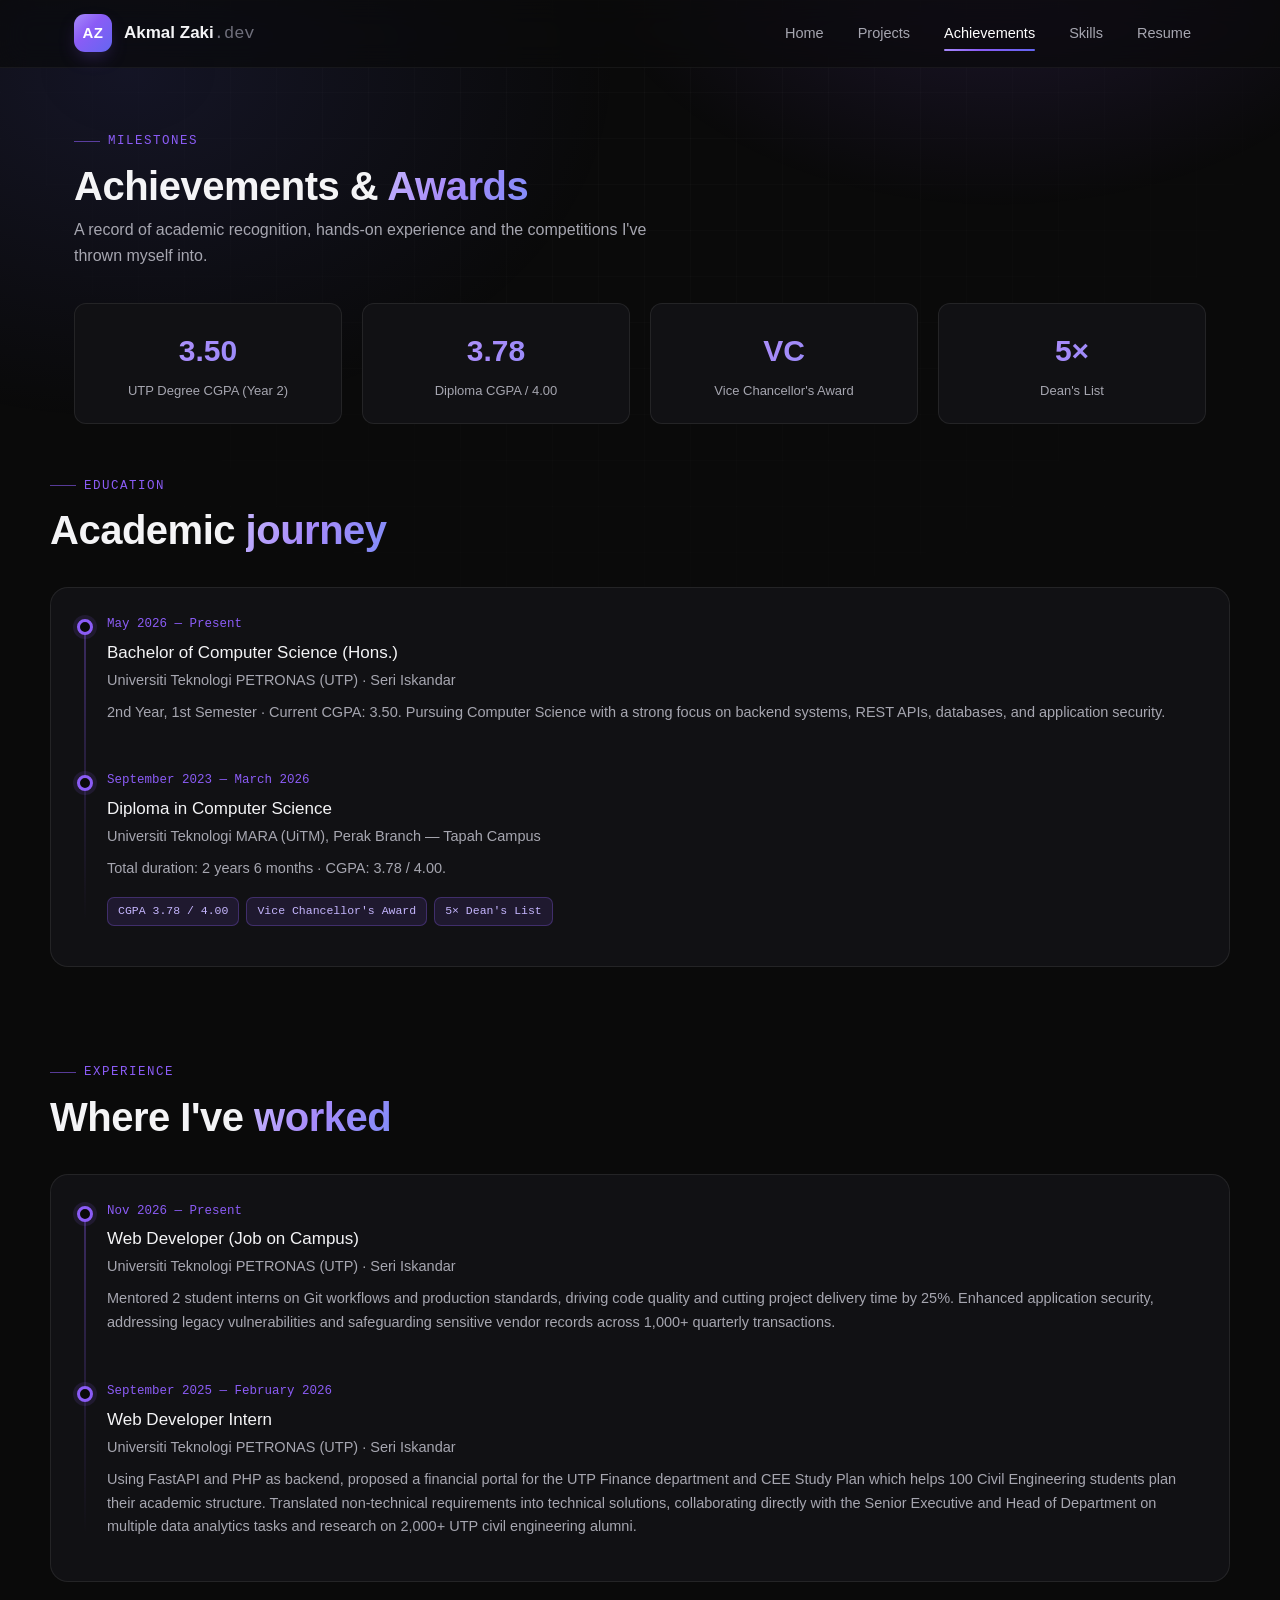
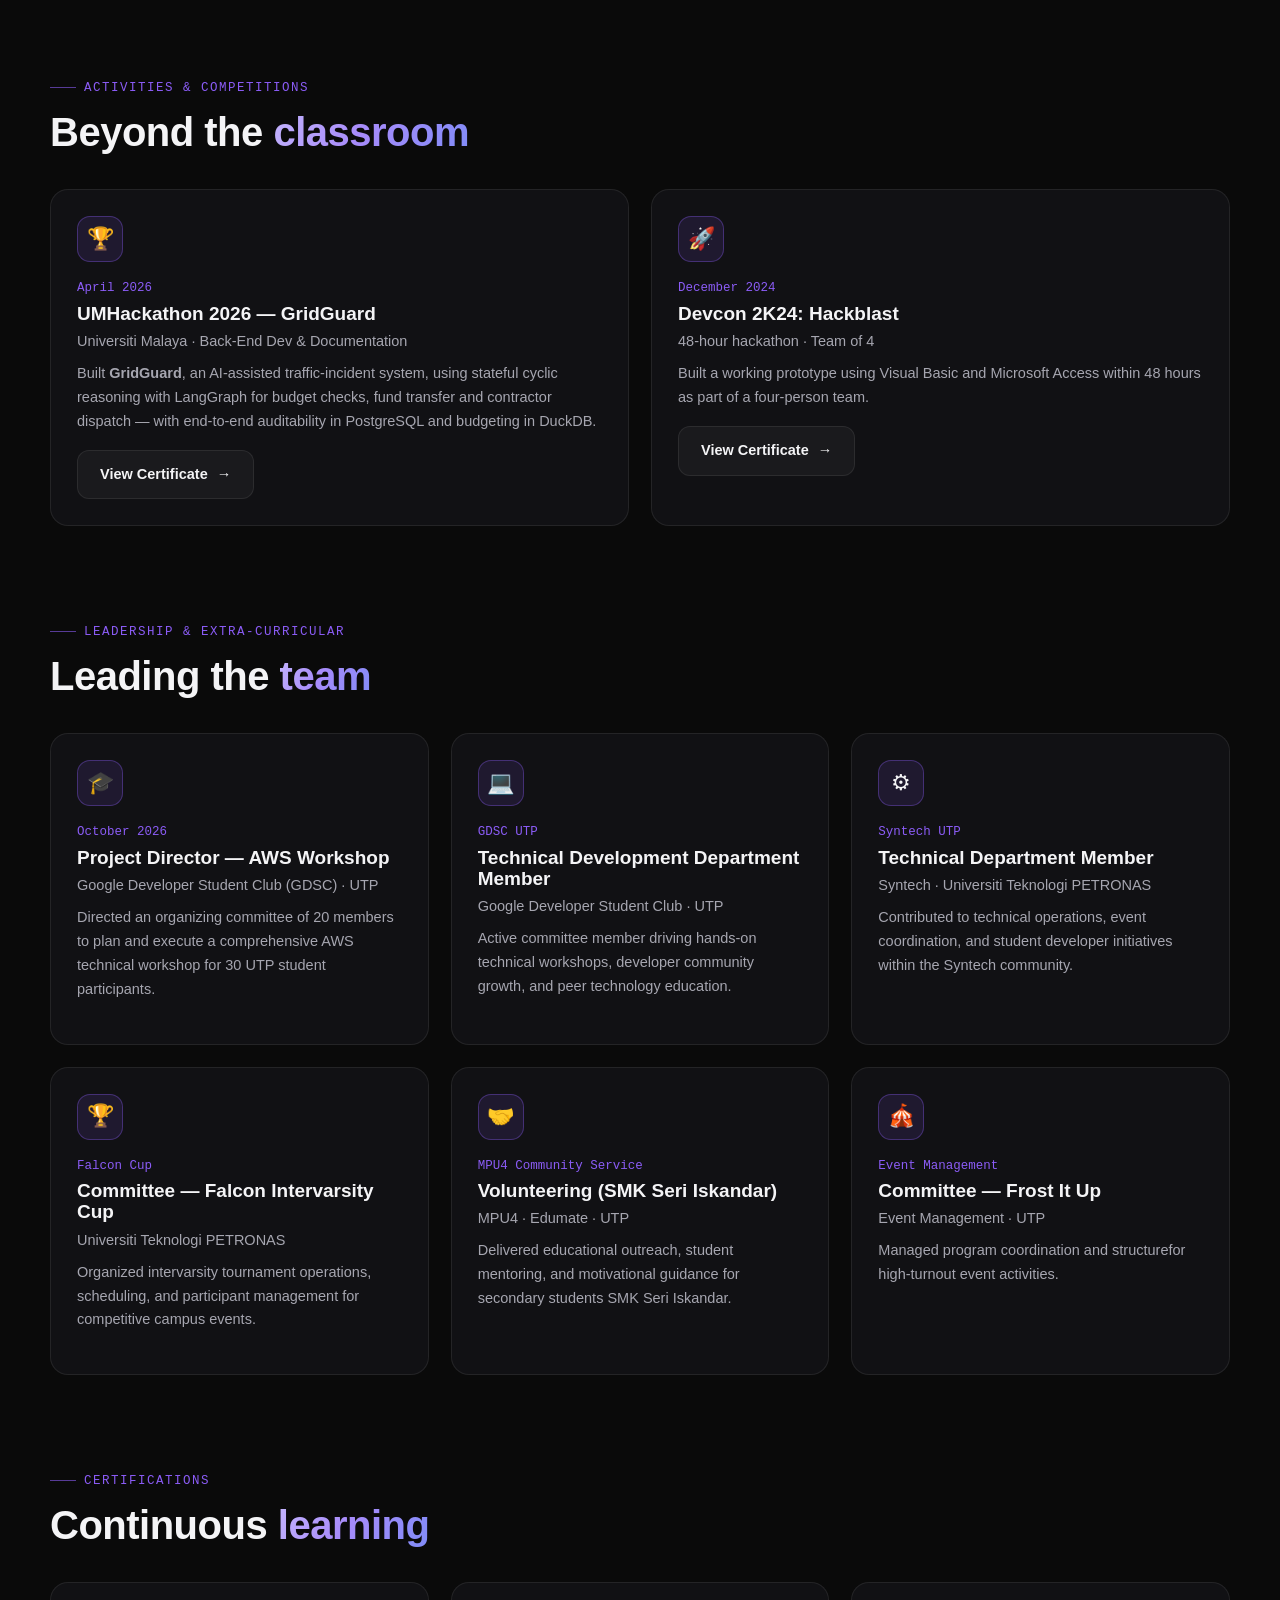
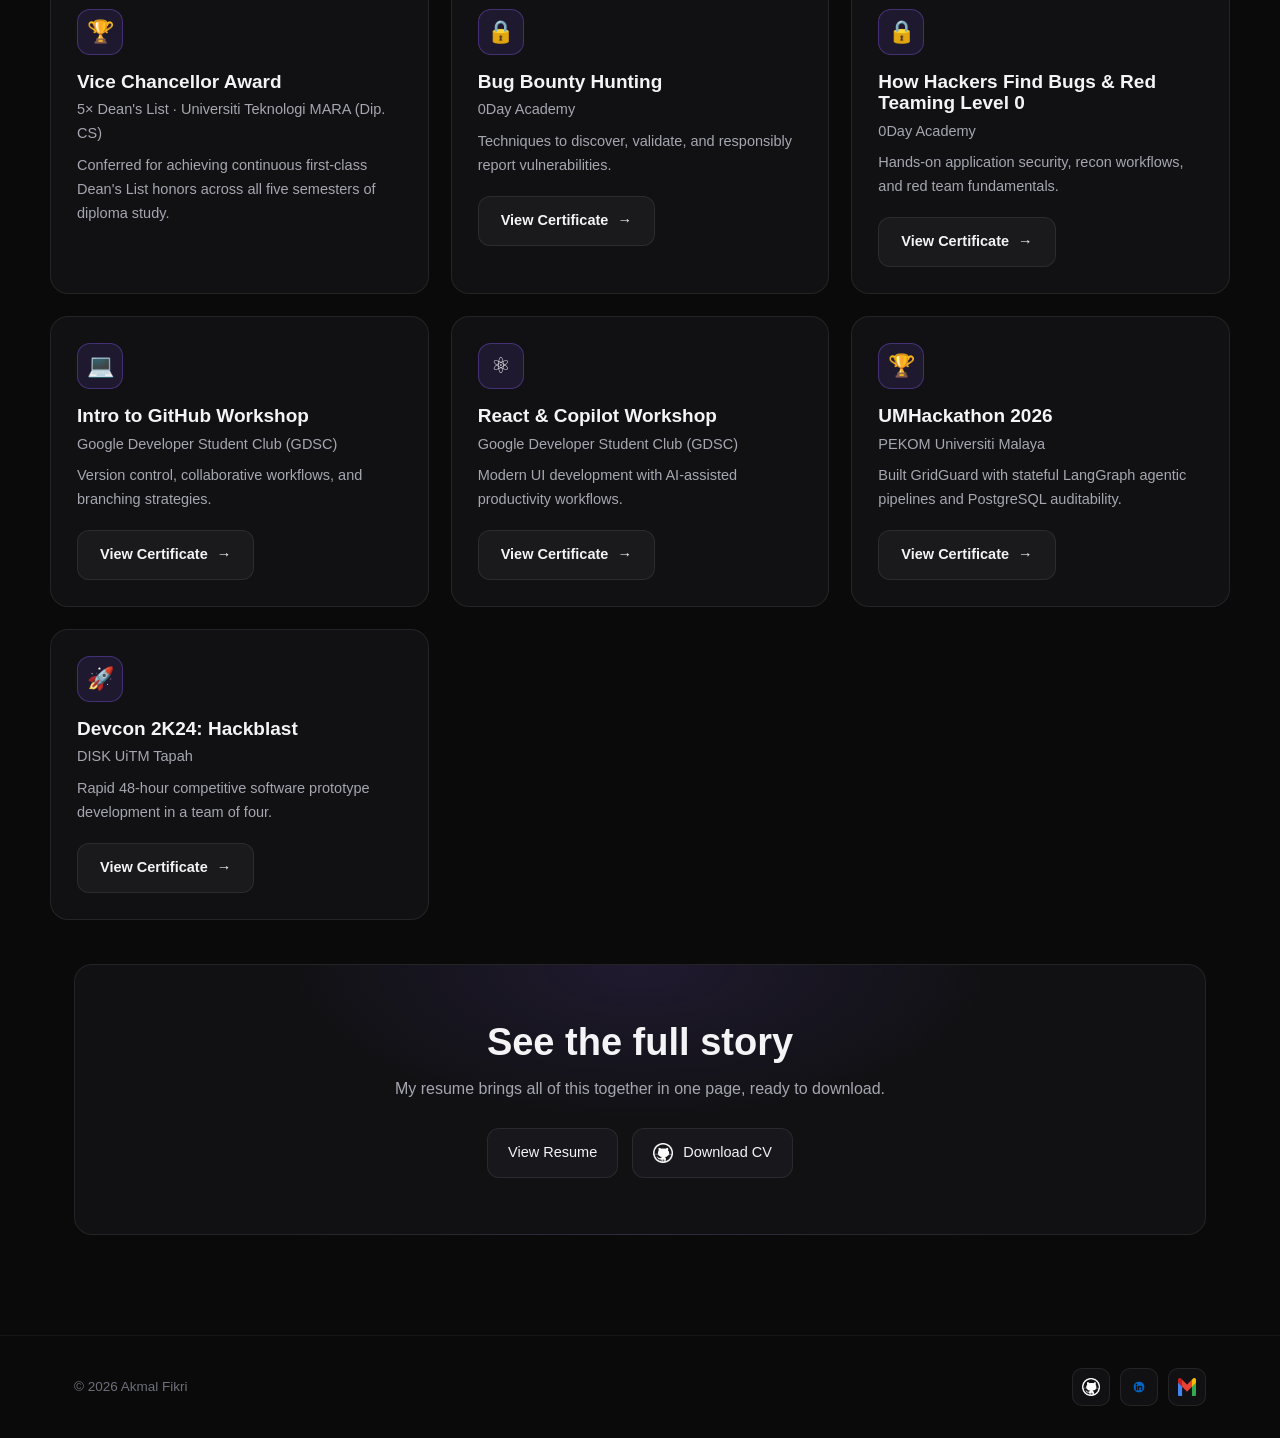
<file: achievements.html>
<!DOCTYPE html>
<html lang="en">
<head>
    <meta charset="UTF-8">
    <meta name="viewport" content="width=device-width, initial-scale=1">
    <title>Achievements &amp; Awards — Akmal Zaki</title>
    <meta name="description" content="Education, experience, awards and activities of Akmal Zaki.">

        <meta name="referrer" content="strict-origin-when-cross-origin">
    <meta http-equiv="Content-Security-Policy" content="default-src 'self'; script-src 'self'; style-src 'self' 'unsafe-inline' https://fonts.googleapis.com; font-src 'self' https://fonts.gstatic.com; img-src 'self' data: https://hits.sh; object-src 'none'; base-uri 'self';">

    <link rel="preconnect" href="https://fonts.googleapis.com">
    <link rel="preconnect" href="https://fonts.gstatic.com" crossorigin>
    <link href="https://fonts.googleapis.com/css2?family=Space+Grotesk:wght@500;600;700&family=Inter:wght@400;500;600&family=JetBrains+Mono:wght@400;500;600&display=swap" rel="stylesheet">
    <link rel="stylesheet" href="style.css">
</head>
<body>

    <nav class="nav">
        <div class="container">
            <a class="brand" href="index.html">
                <span class="brand-mark">AZ</span>
                <span class="brand-name">Akmal Zaki<span>.dev</span></span>
            </a>
            <button class="nav-toggle" aria-label="Toggle navigation"><span></span><span></span><span></span></button>
            <div class="nav-links">
                <a href="index.html">Home</a>
                <a href="projects.html">Projects</a>
                <a href="achievements.html">Achievements</a>
                <a href="skills.html">Skills</a>
                <a href="resume.html">Resume</a>
            </div>
        </div>
    </nav>

    <main class="page">
        <section class="container">
            <div class="section-head reveal">
                <span class="kicker">Milestones</span>
                <h1 class="section-title">Achievements &amp; <span class="grad-text">Awards</span></h1>
                <p class="section-sub">A record of academic recognition, hands-on experience and the competitions I've thrown myself into.</p>
            </div>

            <!-- Award highlights -->
            <div class="stats reveal" style="margin-top:0;">
                <div class="stat"><div class="num grad-text">3.50</div><div class="lbl">UTP Degree CGPA (Year 2)</div></div>
                <div class="stat"><div class="num grad-text">3.78</div><div class="lbl">Diploma CGPA / 4.00</div></div>
                <div class="stat"><div class="num grad-text">VC</div><div class="lbl">Vice Chancellor's Award</div></div>
                <div class="stat"><div class="num grad-text">5&times;</div><div class="lbl">Dean's List</div></div>
            </div>
        </section>

        <!-- Education -->
        <section class="section container">
            <div class="section-head reveal">
                <span class="kicker">Education</span>
                <h2 class="section-title">Academic <span class="grad-text">journey</span></h2>
            </div>
            <div class="card reveal">
                <div class="timeline">
                    <div class="tl-item">
                        <div class="tl-date">May 2026 — Present</div>
                        <div class="tl-title">Bachelor of Computer Science (Hons.)</div>
                        <div class="tl-org">Universiti Teknologi PETRONAS (UTP) · Seri Iskandar</div>
                        <p class="muted">2nd Year, 1st Semester · Current CGPA: 3.50. Pursuing Computer Science with a strong focus on backend systems, REST APIs, databases, and application security.</p>
                    </div>
                    <div class="tl-item">
                        <div class="tl-date">September 2023 — March 2026</div>
                        <div class="tl-title">Diploma in Computer Science</div>
                        <div class="tl-org">Universiti Teknologi MARA (UiTM), Perak Branch — Tapah Campus</div>
                        <p class="muted">Total duration: 2 years 6 months · CGPA: 3.78 / 4.00.</p>
                        <div class="tags">
                            <span class="tag a">CGPA 3.78 / 4.00</span>
                            <span class="tag a">Vice Chancellor's Award</span>
                            <span class="tag a">5&times; Dean's List</span>
                        </div>
                    </div>
                </div>
            </div>
        </section>

        <!-- Experience -->
        <section class="section container">
            <div class="section-head reveal">
                <span class="kicker">Experience</span>
                <h2 class="section-title">Where I've <span class="grad-text">worked</span></h2>
            </div>
            <div class="card reveal">
                <div class="timeline">
                    <div class="tl-item">
                        <div class="tl-date">Nov 2026 — Present</div>
                        <div class="tl-title">Web Developer (Job on Campus)</div>
                        <div class="tl-org">Universiti Teknologi PETRONAS (UTP) · Seri Iskandar</div>
                        <p class="muted">Mentored 2 student interns on Git workflows and production standards, driving code quality and cutting project delivery time by 25%. Enhanced application security, addressing legacy vulnerabilities and safeguarding sensitive vendor records across 1,000+ quarterly transactions.</p>
                    </div>
                    <div class="tl-item">
                        <div class="tl-date">September 2025 — February 2026</div>
                        <div class="tl-title">Web Developer Intern</div>
                        <div class="tl-org">Universiti Teknologi PETRONAS (UTP) · Seri Iskandar</div>
                        <p class="muted">Using FastAPI and PHP as backend, proposed a financial portal for the UTP Finance department and CEE Study Plan which helps 100 Civil Engineering students plan their academic structure. Translated non-technical requirements into technical solutions, collaborating directly with the Senior Executive and Head of Department on multiple data analytics tasks and research on 2,000+ UTP civil engineering alumni.</p>
                    </div>
                </div>
            </div>
        </section>

        <!-- Activities -->
        <section class="section container">
            <div class="section-head reveal">
                <span class="kicker">Activities &amp; Competitions</span>
                <h2 class="section-title">Beyond the <span class="grad-text">classroom</span></h2>
            </div>
            <div class="grid grid-2">
                <div class="card reveal">
                    <div class="card-icon-badge">&#127942;</div>
                    <div class="tl-date">April 2026</div>
                    <h3>UMHackathon 2026 — GridGuard</h3>
                    <div class="tl-org">Universiti Malaya · Back-End Dev &amp; Documentation</div>
                    <p class="muted">Built <b>GridGuard</b>, an AI-assisted traffic-incident system, using stateful cyclic reasoning with LangGraph for budget checks, fund transfer and contractor dispatch — with end-to-end auditability in PostgreSQL and budgeting in DuckDB.</p>
                    <a href="files/umhackathon2026_cert.pdf" class="btn btn-ghost" target="_blank" rel="noopener noreferrer">View Certificate <span class="arrow">&rarr;</span></a>
                </div>
                <div class="card reveal d1">
                    <div class="card-icon-badge">&#128640;</div>
                    <div class="tl-date">December 2024</div>
                    <h3>Devcon 2K24: Hackblast</h3>
                    <div class="tl-org">48-hour hackathon · Team of 4</div>
                    <p class="muted">Built a working prototype using Visual Basic and Microsoft Access within 48 hours as part of a four-person team.</p>
                    <a href="files/devcon_cert.pdf" class="btn btn-ghost" target="_blank" rel="noopener noreferrer">View Certificate <span class="arrow">&rarr;</span></a>
                </div>
            </div>
        </section>

        <!-- Leadership -->
        <section class="section container">
            <div class="section-head reveal">
                <span class="kicker">Leadership &amp; Extra-Curricular</span>
                <h2 class="section-title">Leading the <span class="grad-text">team</span></h2>
            </div>
            <div class="grid grid-3">
                <div class="card reveal">
                    <div class="card-icon-badge">&#127891;</div>
                    <div class="tl-date">October 2026</div>
                    <h3>Project Director — AWS Workshop</h3>
                    <div class="tl-org">Google Developer Student Club (GDSC) · UTP</div>
                    <p class="muted">Directed an organizing committee of 20 members to plan and execute a comprehensive AWS technical workshop for 30 UTP student participants.</p>
                </div>
                <div class="card reveal d1">
                    <div class="card-icon-badge">&#128187;</div>
                    <div class="tl-date">GDSC UTP</div>
                    <h3>Technical Development Department Member</h3>
                    <div class="tl-org">Google Developer Student Club · UTP</div>
                    <p class="muted">Active committee member driving hands-on technical workshops, developer community growth, and peer technology education.</p>
                </div>
                <div class="card reveal d2">
                    <div class="card-icon-badge">&#9881;</div>
                    <div class="tl-date">Syntech UTP</div>
                    <h3>Technical Department Member</h3>
                    <div class="tl-org">Syntech · Universiti Teknologi PETRONAS</div>
                    <p class="muted">Contributed to technical operations, event coordination, and student developer initiatives within the Syntech community.</p>
                </div>
                <div class="card reveal">
                    <div class="card-icon-badge">&#127942;</div>
                    <div class="tl-date">Falcon Cup</div>
                    <h3>Committee — Falcon Intervarsity Cup</h3>
                    <div class="tl-org">Universiti Teknologi PETRONAS</div>
                    <p class="muted">Organized intervarsity tournament operations, scheduling, and participant management for competitive campus events.</p>
                </div>
                <div class="card reveal d1">
                    <div class="card-icon-badge">&#129309;</div>
                    <div class="tl-date">MPU4 Community Service</div>
                    <h3>Volunteering (SMK Seri Iskandar)</h3>
                    <div class="tl-org">MPU4 · Edumate · UTP</div>
                    <p class="muted">Delivered educational outreach, student mentoring, and motivational guidance for secondary students SMK Seri Iskandar.</p>
                </div>
                <div class="card reveal d2">
                    <div class="card-icon-badge">&#127914;</div>
                    <div class="tl-date">Event Management</div>
                    <h3>Committee — Frost It Up</h3>
                    <div class="tl-org">Event Management · UTP</div>
                    <p class="muted">Managed program coordination and structurefor high-turnout event activities.</p>
                </div>
            </div>
        </section>

        <!-- Certifications -->
        <section class="section container">
            <div class="section-head reveal">
                <span class="kicker">Certifications</span>
                <h2 class="section-title">Continuous <span class="grad-text">learning</span></h2>
            </div>
            <div class="grid grid-3">
                <div class="card reveal">
                    <div class="card-icon-badge">&#127942;</div>
                    <h3>Vice Chancellor Award</h3>
                    <div class="tl-org">5&times; Dean's List · Universiti Teknologi MARA (Dip. CS)</div>
                    <p class="muted">Conferred for achieving continuous first-class Dean's List honors across all five semesters of diploma study.</p>
                </div>
                <div class="card reveal d1">
                    <div class="card-icon-badge">&#128274;</div>
                    <h3>Bug Bounty Hunting</h3>
                    <div class="tl-org">0Day Academy</div>
                    <p class="muted">Techniques to discover, validate, and responsibly report vulnerabilities.</p>
                    <div class="project-links">
                        <a href="files/BugBuntyHunting-Cert.pdf" class="btn btn-ghost" target="_blank" rel="noopener noreferrer">View Certificate <span class="arrow">&rarr;</span></a>
                    </div>
                </div>
                <div class="card reveal d2">
                    <div class="card-icon-badge">&#128274;</div>
                    <h3>How Hackers Find Bugs &amp; Red Teaming Level 0</h3>
                    <div class="tl-org">0Day Academy</div>
                    <p class="muted">Hands-on application security, recon workflows, and red team fundamentals.</p>
                    <div class="project-links">
                        <a href="files/%5BUTP%5D%20How%20Hackers%20Find%20Bugs-27.pdf" class="btn btn-ghost" target="_blank" rel="noopener noreferrer">View Certificate <span class="arrow">&rarr;</span></a>
                    </div>
                </div>
                <div class="card reveal">
                    <div class="card-icon-badge">&#128187;</div>
                    <h3>Intro to GitHub Workshop</h3>
                    <div class="tl-org">Google Developer Student Club (GDSC)</div>
                    <p class="muted">Version control, collaborative workflows, and branching strategies.</p>
                    <div class="project-links">
                        <a href="files/Into-to-Github-cert.pdf" class="btn btn-ghost" target="_blank" rel="noopener noreferrer">View Certificate <span class="arrow">&rarr;</span></a>
                    </div>
                </div>
                <div class="card reveal d1">
                    <div class="card-icon-badge">&#9883;</div>
                    <h3>React &amp; Copilot Workshop</h3>
                    <div class="tl-org">Google Developer Student Club (GDSC)</div>
                    <p class="muted">Modern UI development with AI-assisted productivity workflows.</p>
                    <div class="project-links">
                        <a href="files/react+copilot%20-%20cert.pdf" class="btn btn-ghost" target="_blank" rel="noopener noreferrer">View Certificate <span class="arrow">&rarr;</span></a>
                    </div>
                </div>
                <div class="card reveal d2">
                    <div class="card-icon-badge">&#127942;</div>
                    <h3>UMHackathon 2026</h3>
                    <div class="tl-org">PEKOM Universiti Malaya</div>
                    <p class="muted">Built GridGuard with stateful LangGraph agentic pipelines and PostgreSQL auditability.</p>
                    <div class="project-links">
                        <a href="files/umhackathon2026_cert.pdf" class="btn btn-ghost" target="_blank" rel="noopener noreferrer">View Certificate <span class="arrow">&rarr;</span></a>
                    </div>
                </div>
                <div class="card reveal">
                    <div class="card-icon-badge">&#128640;</div>
                    <h3>Devcon 2K24: Hackblast</h3>
                    <div class="tl-org">DISK UiTM Tapah</div>
                    <p class="muted">Rapid 48-hour competitive software prototype development in a team of four.</p>
                    <div class="project-links">
                        <a href="files/devcon_cert.pdf" class="btn btn-ghost" target="_blank" rel="noopener noreferrer">View Certificate <span class="arrow">&rarr;</span></a>
                    </div>
                </div>
            </div>
        </section>

        <section class="container">
            <div class="cta reveal">
                <h2>See the full story</h2>
                <p>My resume brings all of this together in one page, ready to download.</p>
                <div class="contact-methods">
                    <a href="resume.html">View Resume</a>
                    <a href="files/Muhammad_Akmal_Fikri_Bin_Asma_Zaki-Resume.pdf" download><img src="images/github(2).png" alt="">Download CV</a>
                </div>
            </div>
        </section>
    </main>

    <footer class="footer">
        <div class="container">
            <p>&copy; <span data-year>2026</span> Akmal Fikri</p>
            <div class="socials">
                <a href="https://github.com/akriii" target="_blank" rel="noopener noreferrer" aria-label="GitHub"><img src="images/github(2).png" alt="GitHub"></a>
                <a href="https://www.linkedin.com/in/akmal-fikri-331a36275/" target="_blank" rel="noopener noreferrer" aria-label="LinkedIn"><img src="images/linkedin.png" alt="LinkedIn"></a>
                <a href="mailto:muhammad_26005849@utp.edu.my" aria-label="Email"><img src="images/gmail.png" alt="Email"></a>
            </div>
        </div>
    </footer>

    <script src="main.js"></script>
</body>
</html>
</file>
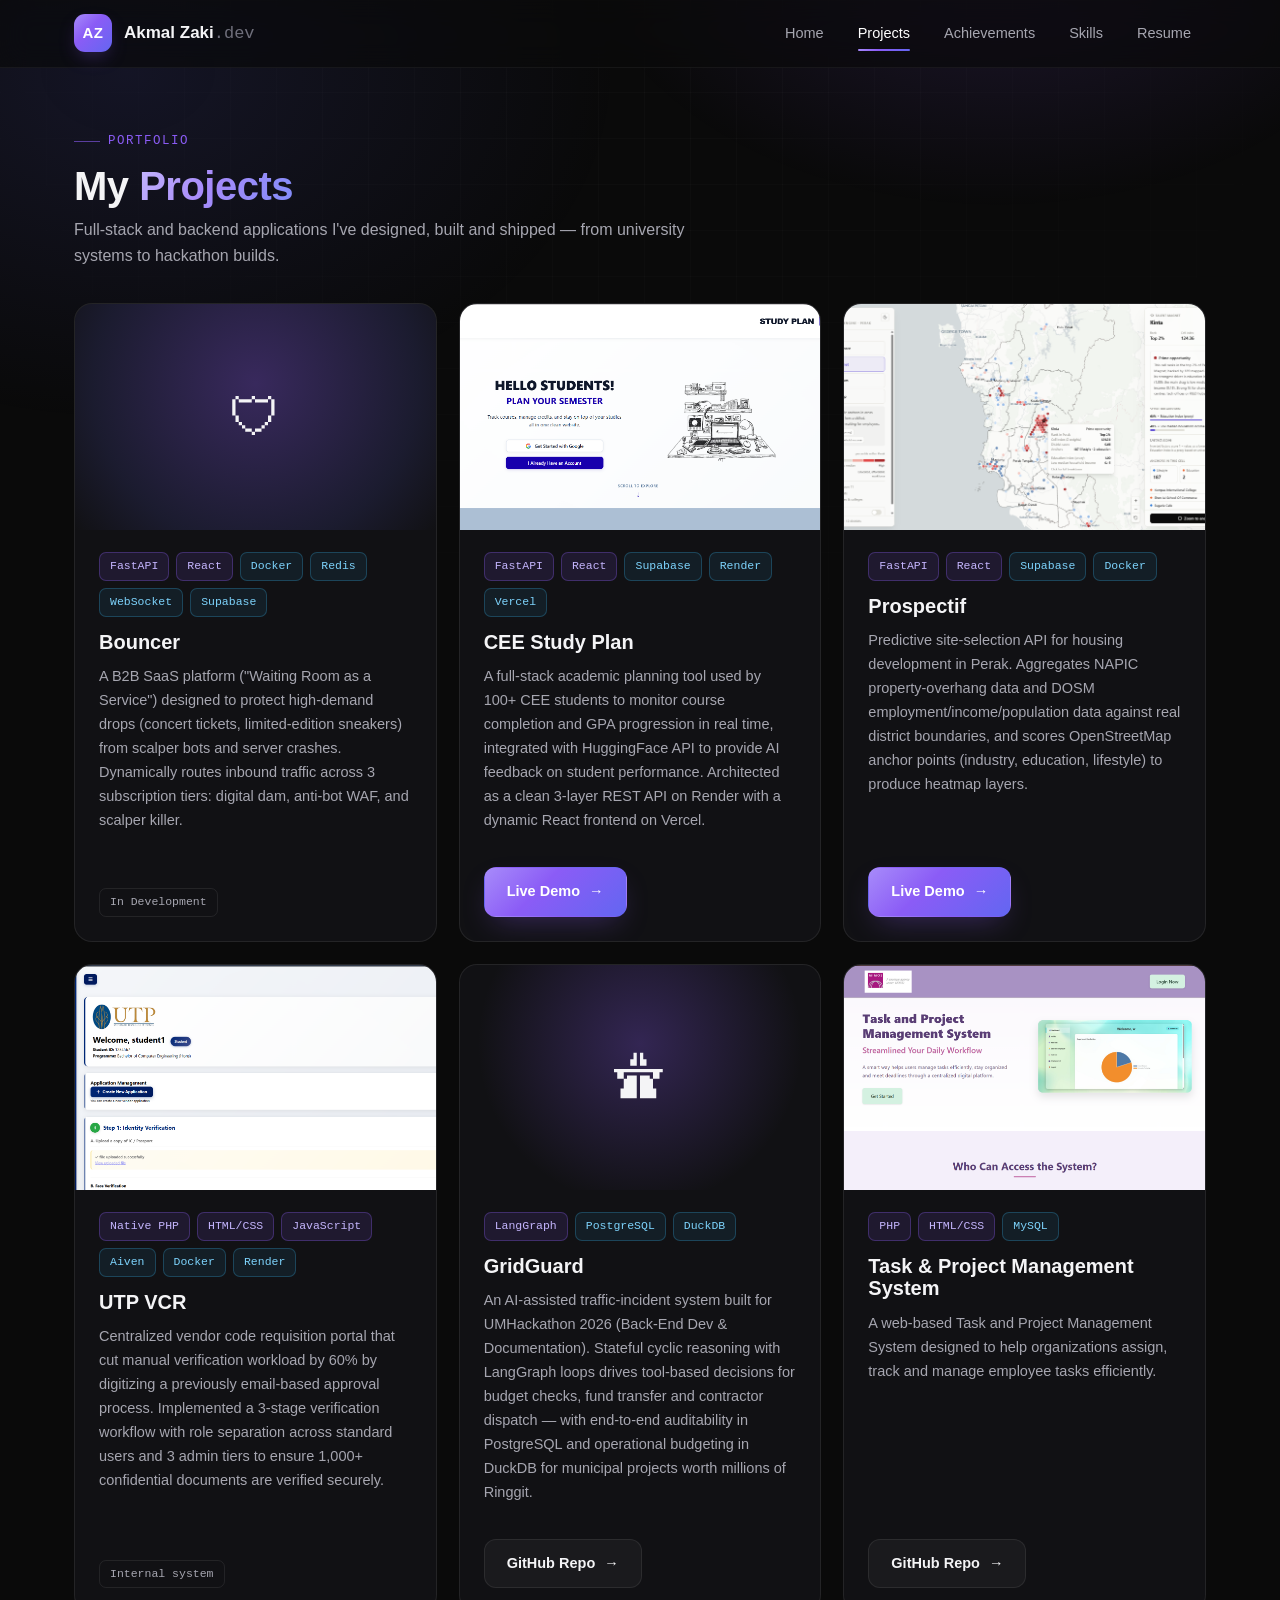
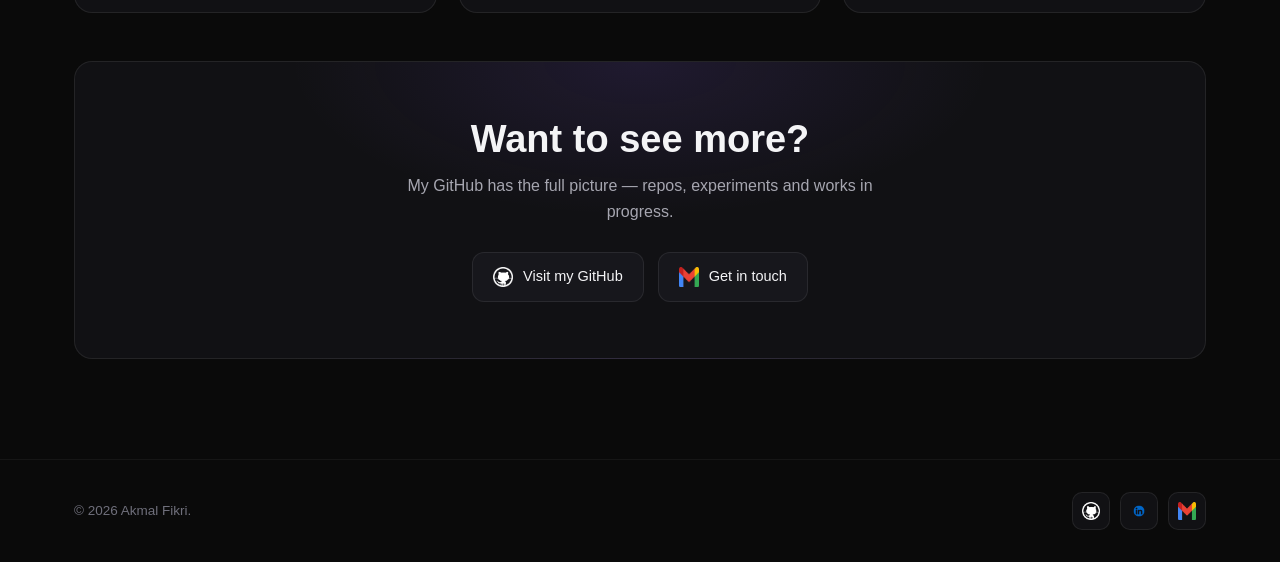
<file: projects.html>
<!DOCTYPE html>
<html lang="en">
<head>
    <meta charset="UTF-8">
    <meta name="viewport" content="width=device-width, initial-scale=1">
    <title>Projects — Akmal Zaki</title>
    <meta name="description" content="Projects built by Akmal Zaki — full-stack and backend applications.">

        <meta name="referrer" content="strict-origin-when-cross-origin">
    <meta http-equiv="Content-Security-Policy" content="default-src 'self'; script-src 'self'; style-src 'self' 'unsafe-inline' https://fonts.googleapis.com; font-src 'self' https://fonts.gstatic.com; img-src 'self' data: https://hits.sh; object-src 'none'; base-uri 'self';">

    <link rel="preconnect" href="https://fonts.googleapis.com">
    <link rel="preconnect" href="https://fonts.gstatic.com" crossorigin>
    <link href="https://fonts.googleapis.com/css2?family=Space+Grotesk:wght@500;600;700&family=Inter:wght@400;500;600&family=JetBrains+Mono:wght@400;500;600&display=swap" rel="stylesheet">
    <link rel="stylesheet" href="style.css">
</head>
<body>

    <nav class="nav">
        <div class="container">
            <a class="brand" href="index.html">
                <span class="brand-mark">AZ</span>
                <span class="brand-name">Akmal Zaki<span>.dev</span></span>
            </a>
            <button class="nav-toggle" aria-label="Toggle navigation"><span></span><span></span><span></span></button>
            <div class="nav-links">
                <a href="index.html">Home</a>
                <a href="projects.html">Projects</a>
                <a href="achievements.html">Achievements</a>
                <a href="skills.html">Skills</a>
                <a href="resume.html">Resume</a>
            </div>
        </div>
    </nav>

    <main class="page">
        <section class="container">
            <div class="section-head reveal">
                <span class="kicker">Portfolio</span>
                <h1 class="section-title">My <span class="grad-text">Projects</span></h1>
                <p class="section-sub">Full-stack and backend applications I've designed, built and shipped — from university systems to hackathon builds.</p>
            </div>

            <div class="grid grid-3">
                <article class="card project-card reveal d1">
                    <div class="project-thumb" style="display:grid;place-items:center;background:radial-gradient(circle at 50% 35%, rgba(139,92,246,0.32), rgba(99,102,241,0.12) 70%, transparent 100%);">
                        <span style="font-size:52px;line-height:1;">&#128737;</span>
                    </div>
                    <div class="project-body">
                        <div class="tags">
                            <span class="tag a">FastAPI</span>
                            <span class="tag a">React</span>
                            <span class="tag b">Docker</span>
                            <span class="tag b">Redis</span>
                            <span class="tag b">WebSocket</span>
                            <span class="tag b">Supabase</span>
                        </div>
                        <h3>Bouncer</h3>
                        <p class="desc">A B2B SaaS platform ("Waiting Room as a Service") designed to protect high-demand drops (concert tickets, limited-edition sneakers) from scalper bots and server crashes. Dynamically routes inbound traffic across 3 subscription tiers: digital dam, anti-bot WAF, and scalper killer.</p>
                        <div class="project-links">
                            <span class="tag">In Development</span>
                        </div>
                    </div>
                </article>
                <article class="card project-card reveal">
                    <div class="project-thumb"><img src="images/study_plan.png" alt="CEE Study Plan interface"></div>
                    <div class="project-body">
                        <div class="tags">
                            <span class="tag a">FastAPI</span>
                            <span class="tag a">React</span>
                            <span class="tag b">Supabase</span>
                            <span class="tag b">Render</span>
                            <span class="tag b">Vercel</span>
                        </div>
                        <h3>CEE Study Plan</h3>
                        <p class="desc">A full-stack academic planning tool used by 100+ CEE students to monitor course completion and GPA progression in real time, integrated with HuggingFace API to provide AI feedback on student performance. Architected as a clean 3-layer REST API on Render with a dynamic React frontend on Vercel.</p>
                        <div class="project-links">
                            <a href="https://study-plan-react.vercel.app/" class="btn btn-primary" target="_blank" rel="noopener noreferrer">Live Demo <span class="arrow">&rarr;</span></a>
                        </div>
                    </div>
                </article>

                <article class="card project-card reveal">
                    <div class="project-thumb"><img src="images/prospectif_img.png" alt="Prospectif"></div>
                    <div class="project-body">
                        <div class="tags">
                            <span class="tag a">FastAPI</span>
                            <span class="tag a">React</span>
                            <span class="tag b">Supabase</span>
                            <span class="tag b">Docker</span>
                        </div>
                        <h3>Prospectif</h3>
                        <p class="desc">Predictive site-selection API for housing development in Perak. Aggregates NAPIC property-overhang data and DOSM employment/income/population data against real district boundaries, and scores OpenStreetMap anchor points (industry, education, lifestyle) to produce heatmap layers.</p>
                        <div class="project-links">
                            <a href="https://prospectif-api.onrender.com/" class="btn btn-primary" target="_blank" rel="noopener noreferrer">Live Demo <span class="arrow">&rarr;</span></a>
                        </div>
                    </div>
                </article>

                <article class="card project-card reveal d2">
                    <div class="project-thumb"><img src="images/utp_vcr_img.png" alt="UTP VCR portal"></div>
                    <div class="project-body">
                        <div class="tags">
                            <span class="tag a">Native PHP</span>
                            <span class="tag a">HTML/CSS</span>
                            <span class="tag a">JavaScript</span>
                            <span class="tag b">Aiven</span>
                            <span class="tag b">Docker</span>
                            <span class="tag b">Render</span>
                        </div>
                        <h3>UTP VCR</h3>
                        <p class="desc">Centralized vendor code requisition portal that cut manual verification workload by 60% by digitizing a previously email-based approval process. Implemented a 3-stage verification workflow with role separation across standard users and 3 admin tiers to ensure 1,000+ confidential documents are verified securely.</p>
                        
                        <div class="project-links">
                            <span class="tag">Internal system</span>
                        </div>
                    </div>
                </article>

                <article class="card project-card reveal d2">
                    <div class="project-thumb" style="display:grid;place-items:center;background:radial-gradient(circle at 50% 35%, rgba(139,92,246,0.28), transparent 70%);">
                        <span style="font-size:52px;line-height:1;">&#128739;</span>
                    </div>
                    <div class="project-body">
                        <div class="tags">
                            <span class="tag a">LangGraph</span>
                            <span class="tag b">PostgreSQL</span>
                            <span class="tag b">DuckDB</span>
                        </div>
                        <h3>GridGuard</h3>
                        <p class="desc">An AI-assisted traffic-incident system built for UMHackathon 2026 (Back-End Dev &amp; Documentation). Stateful cyclic reasoning with LangGraph loops drives tool-based decisions for budget checks, fund transfer and contractor dispatch — with end-to-end auditability in PostgreSQL and operational budgeting in DuckDB for municipal projects worth millions of Ringgit.</p>
                        <div class="project-links">
                            <a href="https://github.com/syahrillhaiqal/umhackathon" class="btn btn-ghost" target="_blank" rel="noopener noreferrer">GitHub Repo <span class="arrow">&rarr;</span></a>
                        </div>
                        <!--<div class="project-links">
                            <span class="tag">UMHackathon 2026</span>
                        </div>-->
                    </div>
                </article>

                <article class="card project-card reveal d2">
                    <div class="project-thumb"><img src="images/tasksystem_screenshot.png" alt="Task and Project Management System"></div>
                    <div class="project-body">
                        <div class="tags">
                            <span class="tag a">PHP</span>
                            <span class="tag a">HTML/CSS</span>
                            <span class="tag b">MySQL</span>
                        </div>
                        <h3>Task &amp; Project Management System</h3>
                        <p class="desc">A web-based Task and Project Management System designed to help organizations assign, track and manage employee tasks efficiently.</p>
                        <div class="project-links">
                            <a href="https://github.com/akriii/TaskAndProjectManagementSystem" class="btn btn-ghost" target="_blank" rel="noopener noreferrer">GitHub Repo<span class="arrow">&rarr;</span></a>
                            <!-- <a href="https://akri.kesug.com/" class="btn btn-primary" target="_blank" rel="noopener noreferrer">Live Site <span class="arrow">&rarr;</span></a> -->
                        </div>
                    </div>
                </article>

                


            </div>

            <div class="cta reveal" style="margin-top:48px;">
                <h2>Want to see more?</h2>
                <p>My GitHub has the full picture — repos, experiments and works in progress.</p>
                <div class="contact-methods">
                    <a href="https://github.com/akriii" target="_blank" rel="noopener noreferrer"><img src="images/github(2).png" alt="">Visit my GitHub</a>
                    <a href="mailto:muhammad_26005849@utp.edu.my"><img src="images/gmail.png" alt="">Get in touch</a>
                </div>
            </div>
        </section>
    </main>

    <footer class="footer">
        <div class="container">
            <p>&copy; <span data-year>2026</span> Akmal Fikri.</p>
            <div class="socials">
                <a href="https://github.com/akriii" target="_blank" rel="noopener noreferrer" aria-label="GitHub"><img src="images/github(2).png" alt="GitHub"></a>
                <a href="https://www.linkedin.com/in/akmal-fikri-331a36275/" target="_blank" rel="noopener noreferrer" aria-label="LinkedIn"><img src="images/linkedin.png" alt="LinkedIn"></a>
                <a href="mailto:muhammad_26005849@utp.edu.my" aria-label="Email"><img src="images/gmail.png" alt="Email"></a>
            </div>
        </div>
    </footer>

    <script src="main.js"></script>
</body>
</html>
</file>
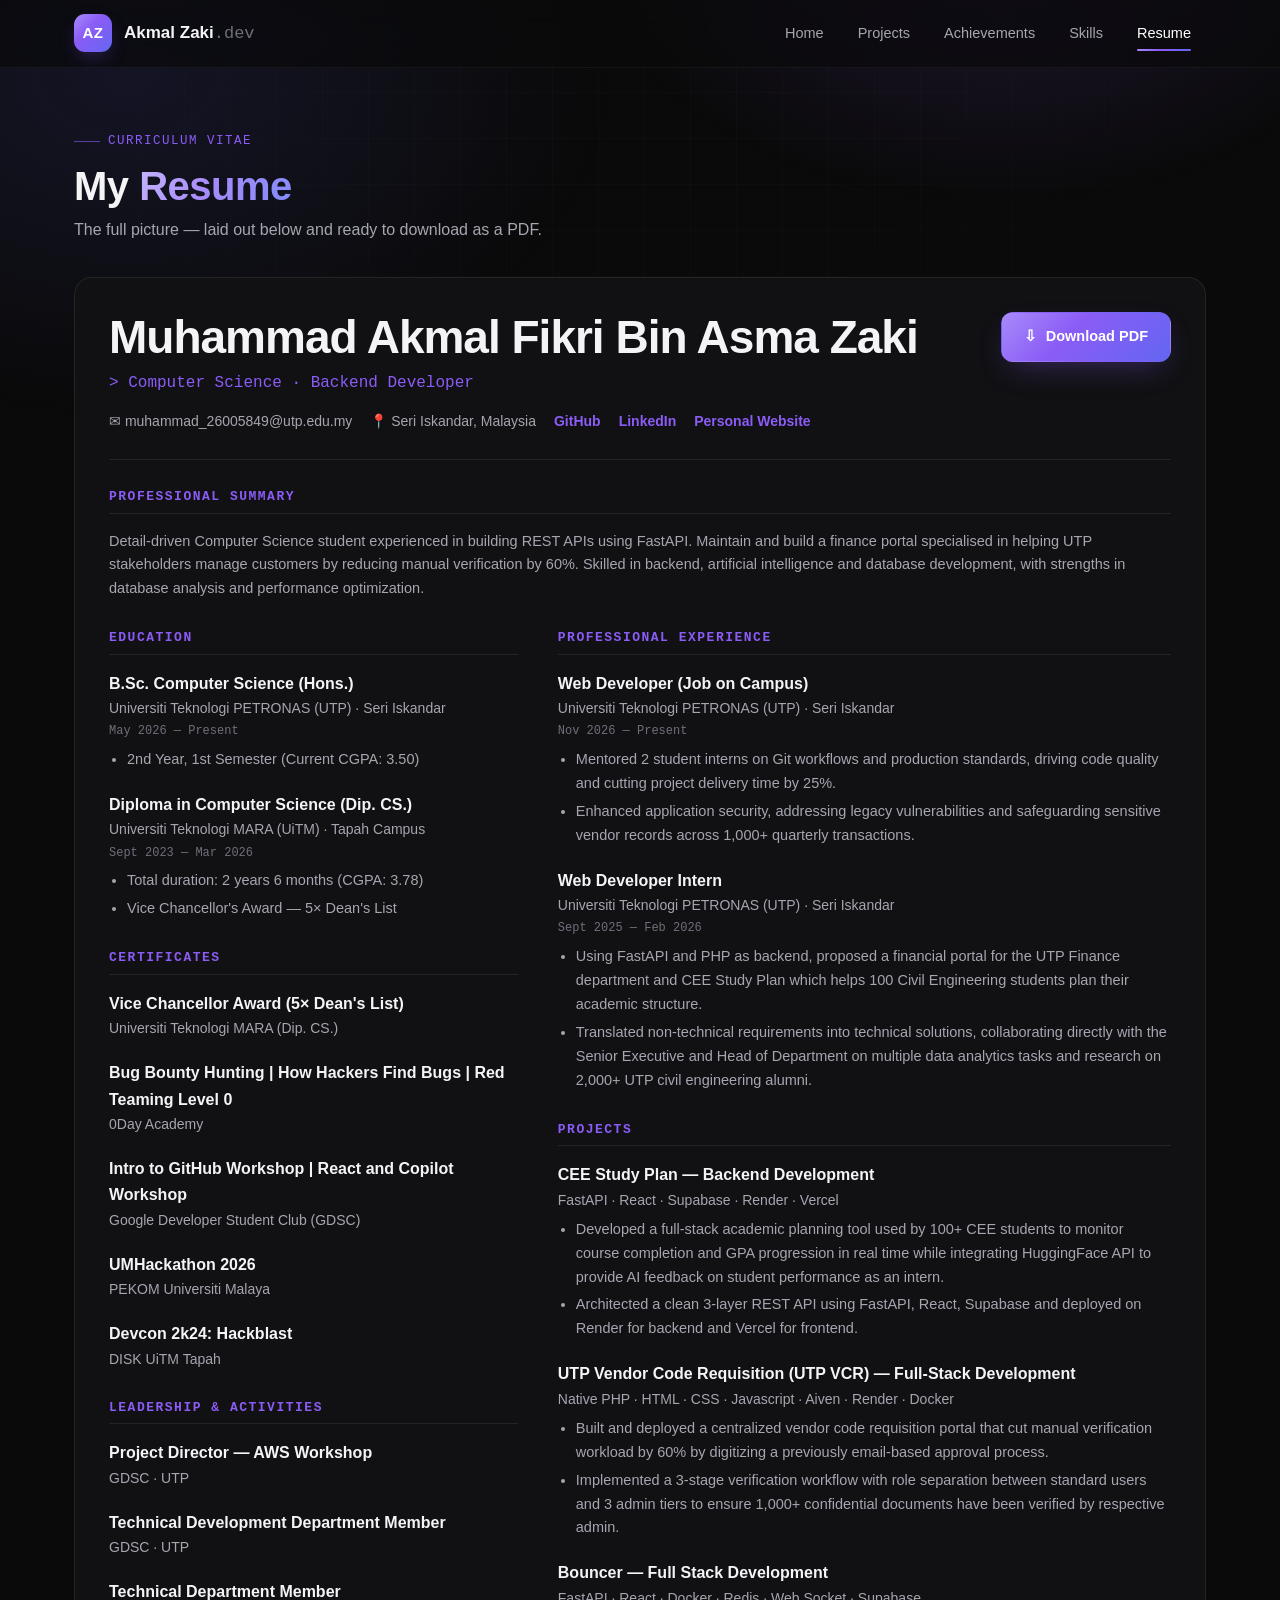
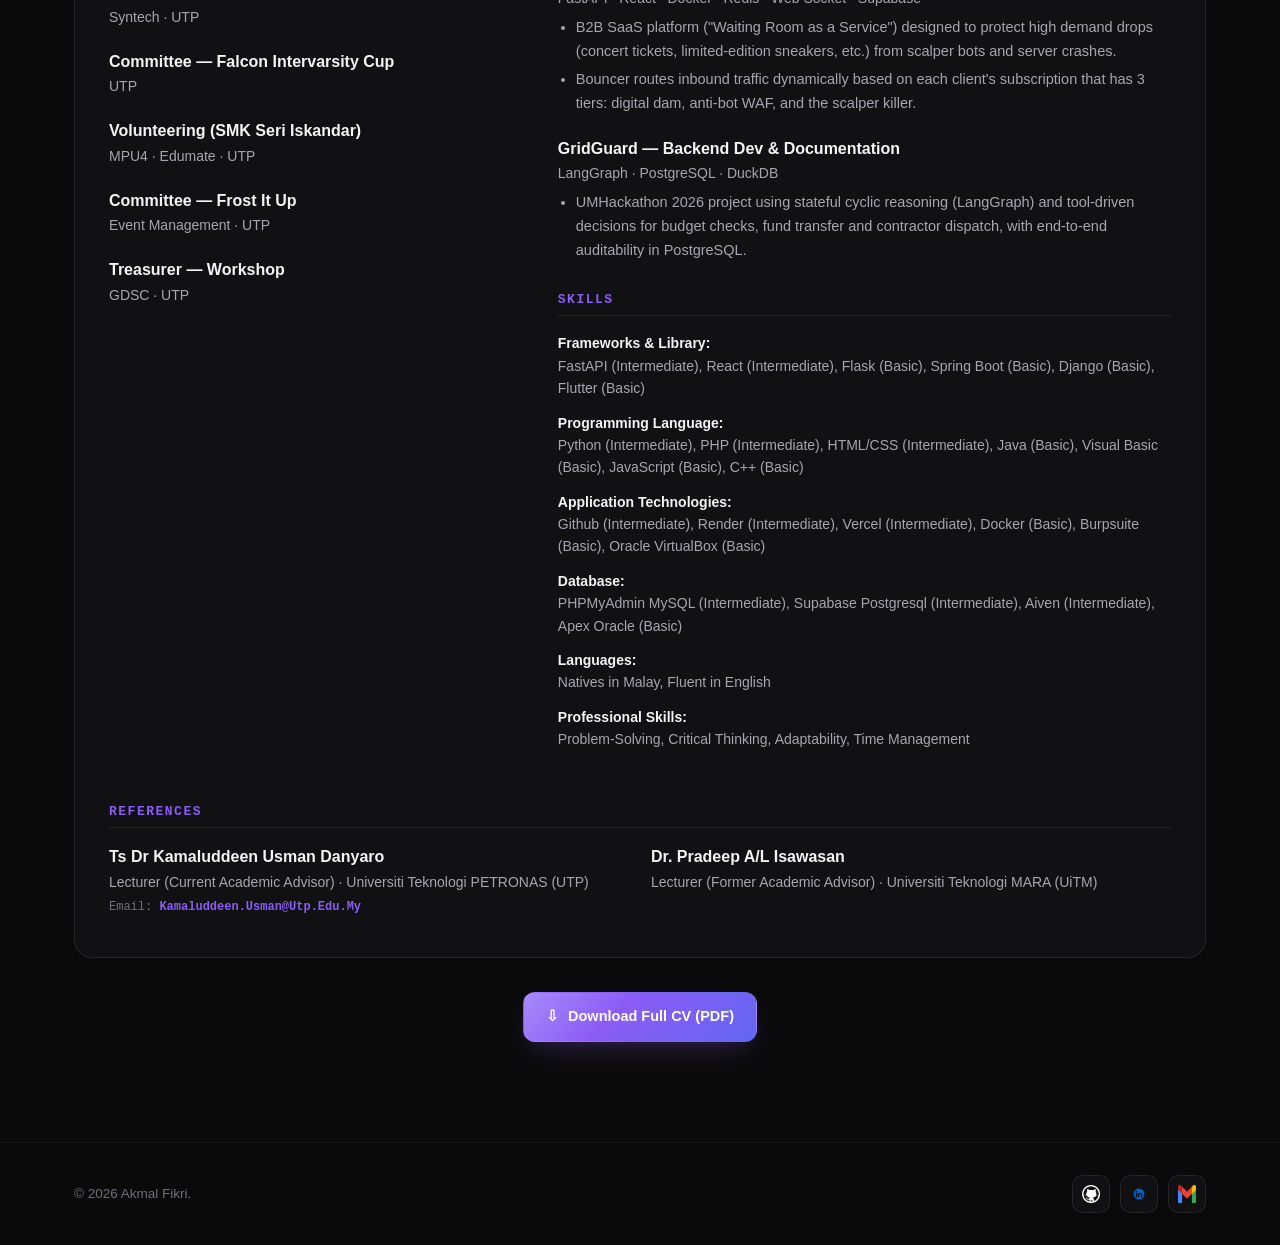
<file: resume.html>
<!DOCTYPE html>
<html lang="en">
<head>
    <meta charset="UTF-8">
    <meta name="viewport" content="width=device-width, initial-scale=1">
    <title>Resume — Akmal Zaki</title>
    <meta name="description" content="Resume of Muhammad Akmal Fikri Asma Zaki — Computer Science undergraduate and backend developer.">

    <meta name="referrer" content="strict-origin-when-cross-origin">
    <meta http-equiv="Content-Security-Policy" content="default-src 'self'; script-src 'self'; style-src 'self' 'unsafe-inline' https://fonts.googleapis.com; font-src 'self' https://fonts.gstatic.com; img-src 'self' data: https://hits.sh; object-src 'none'; base-uri 'self';">

    <link rel="preconnect" href="https://fonts.googleapis.com">
    <link rel="preconnect" href="https://fonts.gstatic.com" crossorigin>
    <link href="https://fonts.googleapis.com/css2?family=Space+Grotesk:wght@500;600;700&family=Inter:wght@400;500;600&family=JetBrains+Mono:wght@400;500;600&display=swap" rel="stylesheet">
    <link rel="stylesheet" href="style.css">
</head>
<body>

    <nav class="nav">
        <div class="container">
            <a class="brand" href="index.html">
                <span class="brand-mark">AZ</span>
                <span class="brand-name">Akmal Zaki<span>.dev</span></span>
            </a>
            <button class="nav-toggle" aria-label="Toggle navigation"><span></span><span></span><span></span></button>
            <div class="nav-links">
                <a href="index.html">Home</a>
                <a href="projects.html">Projects</a>
                <a href="achievements.html">Achievements</a>
                <a href="skills.html">Skills</a>
                <a href="resume.html">Resume</a>
            </div>
        </div>
    </nav>

    <main class="page">
        <section class="container">
            <div class="section-head reveal">
                <span class="kicker">Curriculum Vitae</span>
                <h1 class="section-title">My <span class="grad-text">Resume</span></h1>
                <p class="section-sub">The full picture — laid out below and ready to download as a PDF.</p>
            </div>

            <div class="card reveal" style="padding:34px;">
                <!-- Resume header -->
                <div class="resume-head">
                    <div>
                        <h1>Muhammad Akmal Fikri Bin Asma Zaki</h1>
                        <div class="role">&gt; Computer Science &middot; Backend Developer</div>
                        <div class="resume-contact">
                            <span>&#9993; muhammad_26005849@utp.edu.my</span>
                            <span>&#128205; Seri Iskandar, Malaysia</span>
                            <a href="https://github.com/akriii" class="link-inline" target="_blank" rel="noopener noreferrer">GitHub</a>
                            <a href="https://www.linkedin.com/in/akmal-fikri-331a36275/" class="link-inline" target="_blank" rel="noopener noreferrer">LinkedIn</a>
                            <a href="index.html" class="link-inline">Personal Website</a>
                        </div>
                    </div>
                    <a href="files/Muhammad_Akmal_Fikri_Bin_Asma_Zaki-Resume.pdf" class="btn btn-primary" download>
                        <span>&#8681;</span> Download PDF
                    </a>
                </div>

                <!-- Summary -->
                <div class="resume-block">
                    <h2>Professional Summary</h2>
                    <p class="muted" style="margin:0;">
                        Detail-driven Computer Science student experienced in building REST APIs using FastAPI. Maintain and build a finance portal specialised in helping UTP stakeholders manage customers by reducing manual verification by 60%. Skilled in backend, artificial intelligence and database development, with strengths in database analysis and performance optimization.
                    </p>
                </div>

                <div class="resume-grid">
                    <!-- Left column -->
                    <div>
                        <div class="resume-block">
                            <h2>Education</h2>
                            <div class="resume-entry">
                                <div class="t">B.Sc. Computer Science (Hons.)</div>
                                <div class="o">Universiti Teknologi PETRONAS (UTP) · Seri Iskandar</div>
                                <div class="d">May 2026 — Present</div>
                                <ul>
                                    <li>2nd Year, 1st Semester (Current CGPA: 3.50)</li>
                                </ul>
                            </div>
                            <div class="resume-entry">
                                <div class="t">Diploma in Computer Science (Dip. CS.)</div>
                                <div class="o">Universiti Teknologi MARA (UiTM) · Tapah Campus</div>
                                <div class="d">Sept 2023 — Mar 2026</div>
                                <ul>
                                    <li>Total duration: 2 years 6 months (CGPA: 3.78)</li>
                                    <li>Vice Chancellor's Award — 5&times; Dean's List</li>
                                </ul>
                            </div>
                        </div>

                        <div class="resume-block">
                            <h2>Certificates</h2>
                            <div class="resume-entry">
                                <div class="t">Vice Chancellor Award (5&times; Dean's List)</div>
                                <div class="o">Universiti Teknologi MARA (Dip. CS.)</div>
                            </div>
                            <div class="resume-entry">
                                <div class="t">Bug Bounty Hunting | How Hackers Find Bugs | Red Teaming Level 0</div>
                                <div class="o">0Day Academy</div>
                            </div>
                            <div class="resume-entry">
                                <div class="t">Intro to GitHub Workshop | React and Copilot Workshop</div>
                                <div class="o">Google Developer Student Club (GDSC)</div>
                            </div>
                            <div class="resume-entry">
                                <div class="t">UMHackathon 2026</div>
                                <div class="o">PEKOM Universiti Malaya</div>
                            </div>
                            <div class="resume-entry">
                                <div class="t">Devcon 2k24: Hackblast</div>
                                <div class="o">DISK UiTM Tapah</div>
                            </div>
                        </div>

                        <div class="resume-block">
                            <h2>Leadership &amp; Activities</h2>
                            <div class="resume-entry">
                                <div class="t">Project Director — AWS Workshop</div>
                                <div class="o">GDSC · UTP</div>
                            </div>
                            <div class="resume-entry">
                                <div class="t">Technical Development Department Member</div>
                                <div class="o">GDSC · UTP</div>
                            </div>
                            <div class="resume-entry">
                                <div class="t">Technical Department Member</div>
                                <div class="o">Syntech · UTP</div>
                            </div>
                            <div class="resume-entry">
                                <div class="t">Committee — Falcon Intervarsity Cup</div>
                                <div class="o">UTP</div>
                            </div>
                            <div class="resume-entry">
                                <div class="t">Volunteering (SMK Seri Iskandar)</div>
                                <div class="o">MPU4 · Edumate · UTP</div>
                            </div>
                            <div class="resume-entry">
                                <div class="t">Committee — Frost It Up</div>
                                <div class="o">Event Management · UTP</div>
                            </div>
                            <div class="resume-entry">
                                <div class="t">Treasurer — Workshop</div>
                                <div class="o">GDSC · UTP</div>
                            </div>
                        </div>
                    </div>

                    <!-- Right column -->
                    <div>
                        <div class="resume-block">
                            <h2>Professional Experience</h2>
                            <div class="resume-entry">
                                <div class="t">Web Developer (Job on Campus)</div>
                                <div class="o">Universiti Teknologi PETRONAS (UTP) · Seri Iskandar</div>
                                <div class="d">Nov 2026 — Present</div>
                                <ul>
                                    <li>Mentored 2 student interns on Git workflows and production standards, driving code quality and cutting project delivery time by 25%.</li>
                                    <li>Enhanced application security, addressing legacy vulnerabilities and safeguarding sensitive vendor records across 1,000+ quarterly transactions.</li>
                                </ul>
                            </div>
                            <div class="resume-entry">
                                <div class="t">Web Developer Intern</div>
                                <div class="o">Universiti Teknologi PETRONAS (UTP) · Seri Iskandar</div>
                                <div class="d">Sept 2025 — Feb 2026</div>
                                <ul>
                                    <li>Using FastAPI and PHP as backend, proposed a financial portal for the UTP Finance department and CEE Study Plan which helps 100 Civil Engineering students plan their academic structure.</li>
                                    <li>Translated non-technical requirements into technical solutions, collaborating directly with the Senior Executive and Head of Department on multiple data analytics tasks and research on 2,000+ UTP civil engineering alumni.</li>
                                </ul>
                            </div>
                        </div>

                        <div class="resume-block">
                            <h2>Projects</h2>
                            <div class="resume-entry">
                                <div class="t">CEE Study Plan — Backend Development</div>
                                <div class="o">FastAPI · React · Supabase · Render · Vercel</div>
                                <ul>
                                    <li>Developed a full-stack academic planning tool used by 100+ CEE students to monitor course completion and GPA progression in real time while integrating HuggingFace API to provide AI feedback on student performance as an intern.</li>
                                    <li>Architected a clean 3-layer REST API using FastAPI, React, Supabase and deployed on Render for backend and Vercel for frontend.</li>
                                </ul>
                            </div>
                            <div class="resume-entry">
                                <div class="t">UTP Vendor Code Requisition (UTP VCR) — Full-Stack Development</div>
                                <div class="o">Native PHP · HTML · CSS · Javascript · Aiven · Render · Docker</div>
                                <ul>
                                    <li>Built and deployed a centralized vendor code requisition portal that cut manual verification workload by 60% by digitizing a previously email-based approval process.</li>
                                    <li>Implemented a 3-stage verification workflow with role separation between standard users and 3 admin tiers to ensure 1,000+ confidential documents have been verified by respective admin.</li>
                                </ul>
                            </div>
                            <div class="resume-entry">
                                <div class="t">Bouncer — Full Stack Development</div>
                                <div class="o">FastAPI · React · Docker · Redis · Web Socket · Supabase</div>
                                <ul>
                                    <li>B2B SaaS platform (&quot;Waiting Room as a Service&quot;) designed to protect high demand drops (concert tickets, limited-edition sneakers, etc.) from scalper bots and server crashes.</li>
                                    <li>Bouncer routes inbound traffic dynamically based on each client's subscription that has 3 tiers: digital dam, anti-bot WAF, and the scalper killer.</li>
                                </ul>
                            </div>
                            <div class="resume-entry">
                                <div class="t">GridGuard — Backend Dev &amp; Documentation</div>
                                <div class="o">LangGraph · PostgreSQL · DuckDB</div>
                                <ul>
                                    <li>UMHackathon 2026 project using stateful cyclic reasoning (LangGraph) and tool-driven decisions for budget checks, fund transfer and contractor dispatch, with end-to-end auditability in PostgreSQL.</li>
                                </ul>
                            </div>
                        </div>

                        <div class="resume-block">
                            <h2>Skills</h2>
                            <div style="display:flex; flex-direction:column; gap:12px; font-size:14px; color:var(--text-dim); line-height:1.6;">
                                <div>
                                    <strong style="color:var(--text);">Frameworks &amp; Library:</strong><br>
                                    FastAPI (Intermediate), React (Intermediate), Flask (Basic), Spring Boot (Basic), Django (Basic), Flutter (Basic)
                                </div>
                                <div>
                                    <strong style="color:var(--text);">Programming Language:</strong><br>
                                    Python (Intermediate), PHP (Intermediate), HTML/CSS (Intermediate), Java (Basic), Visual Basic (Basic), JavaScript (Basic), C++ (Basic)
                                </div>
                                <div>
                                    <strong style="color:var(--text);">Application Technologies:</strong><br>
                                    Github (Intermediate), Render (Intermediate), Vercel (Intermediate), Docker (Basic), Burpsuite (Basic), Oracle VirtualBox (Basic)
                                </div>
                                <div>
                                    <strong style="color:var(--text);">Database:</strong><br>
                                    PHPMyAdmin MySQL (Intermediate), Supabase Postgresql (Intermediate), Aiven (Intermediate), Apex Oracle (Basic)
                                </div>
                                <div>
                                    <strong style="color:var(--text);">Languages:</strong><br>
                                    Natives in Malay, Fluent in English
                                </div>
                                <div>
                                    <strong style="color:var(--text);">Professional Skills:</strong><br>
                                    Problem-Solving, Critical Thinking, Adaptability, Time Management
                                </div>
                            </div>
                        </div>
                    </div>
                </div>

                <!-- References -->
                <div class="resume-block" style="margin-top:24px; margin-bottom:0;">
                    <h2>References</h2>
                    <div class="grid grid-2">
                        <div class="resume-entry" style="margin-bottom:0;">
                            <div class="t">Ts Dr Kamaluddeen Usman Danyaro</div>
                            <div class="o">Lecturer (Current Academic Advisor) · Universiti Teknologi PETRONAS (UTP)</div>
                            <div class="d" style="margin-top:4px;">Email: <a href="mailto:Kamaluddeen.Usman@Utp.Edu.My" class="link-inline">Kamaluddeen.Usman@Utp.Edu.My</a></div>
                        </div>
                        <div class="resume-entry" style="margin-bottom:0;">
                            <div class="t">Dr. Pradeep A/L Isawasan</div>
                            <div class="o">Lecturer (Former Academic Advisor) · Universiti Teknologi MARA (UiTM)</div>
                        </div>
                    </div>
                </div>
            </div>

            <div style="text-align:center; margin-top:34px;" class="reveal">
                <a href="files/Muhammad_Akmal_Fikri_Bin_Asma_Zaki-Resume.pdf" class="btn btn-primary" download>
                    <span>&#8681;</span> Download Full CV (PDF)
                </a>
            </div>
        </section>
    </main>

    <footer class="footer">
        <div class="container">
            <p>&copy; <span data-year>2026</span> Akmal Fikri.</p>
            <div class="socials">
                <a href="https://github.com/akriii" target="_blank" rel="noopener noreferrer" aria-label="GitHub"><img src="images/github(2).png" alt="GitHub"></a>
                <a href="https://www.linkedin.com/in/akmal-fikri-331a36275/" target="_blank" rel="noopener noreferrer" aria-label="LinkedIn"><img src="images/linkedin.png" alt="LinkedIn"></a>
                <a href="mailto:muhammad_26005849@utp.edu.my" aria-label="Email"><img src="images/gmail.png" alt="Email"></a>
            </div>
        </div>
    </footer>

    <script src="main.js"></script>
</body>
</html>
</file>
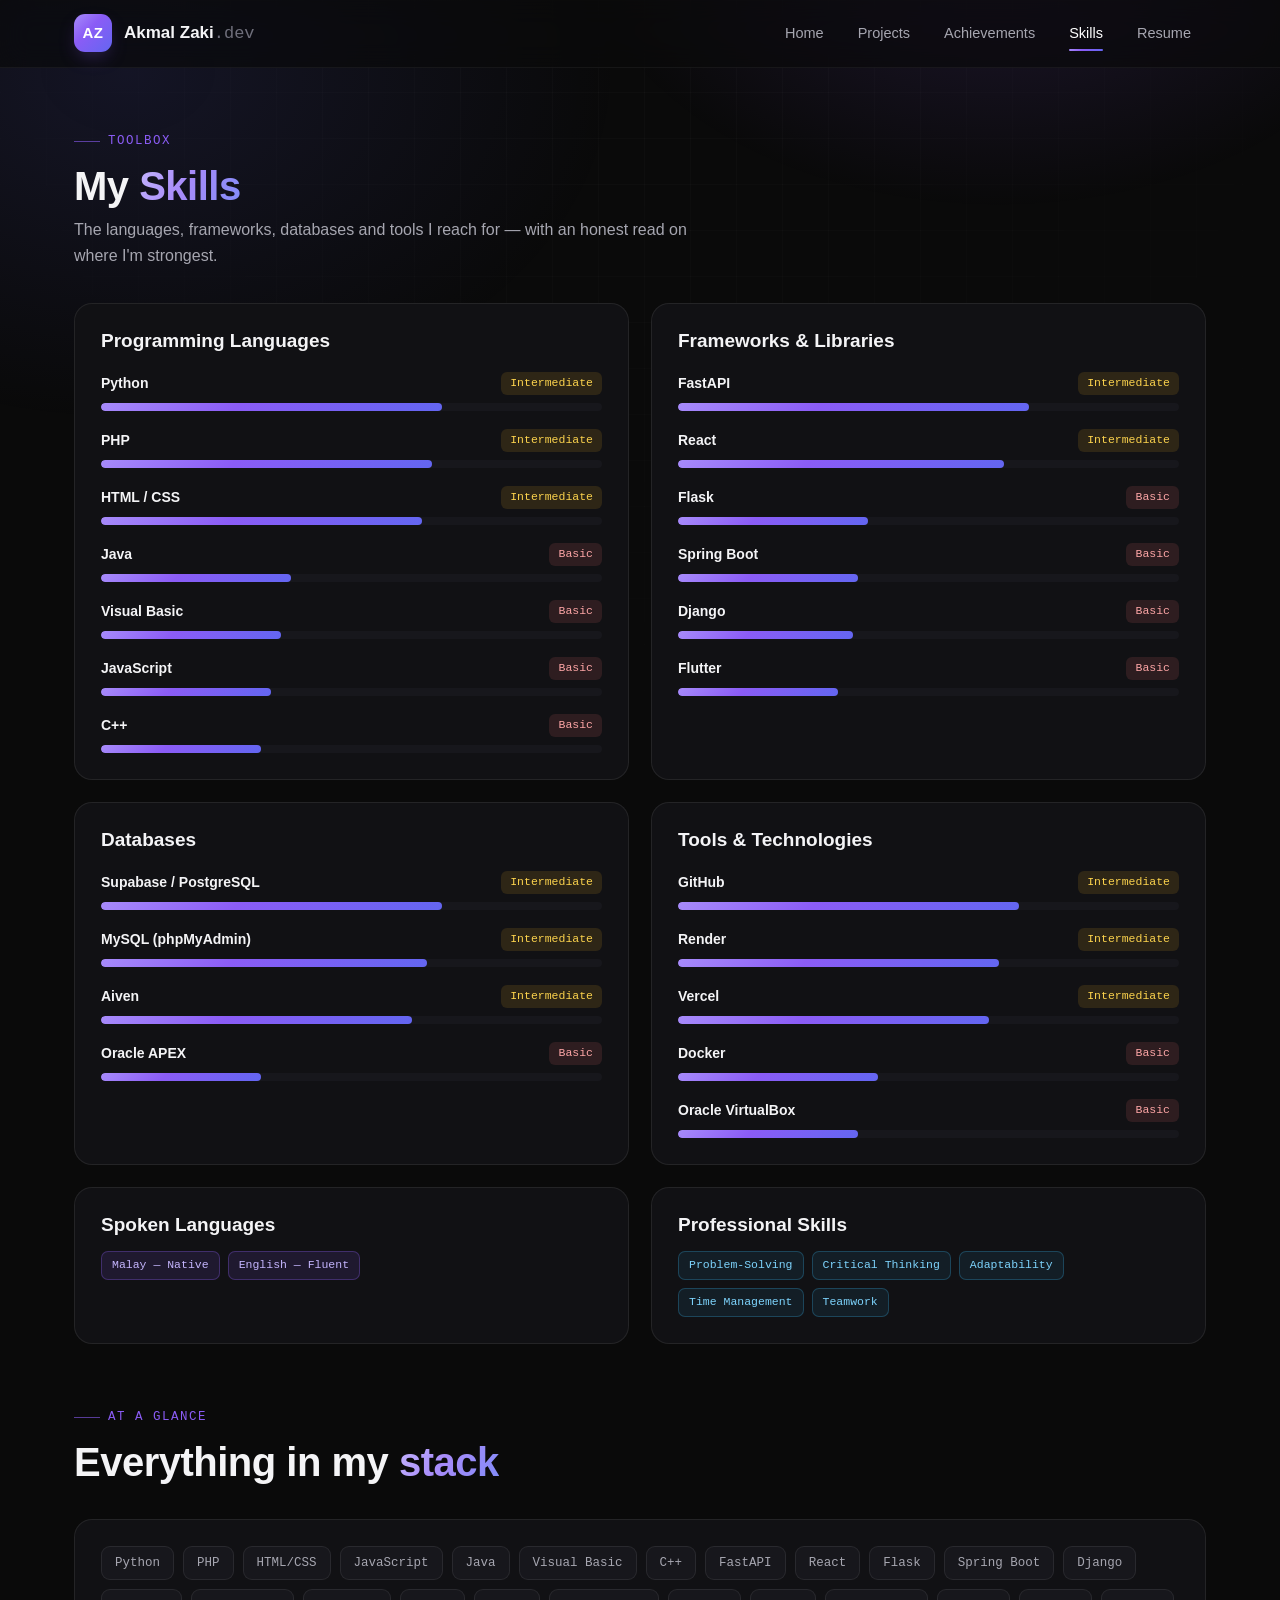
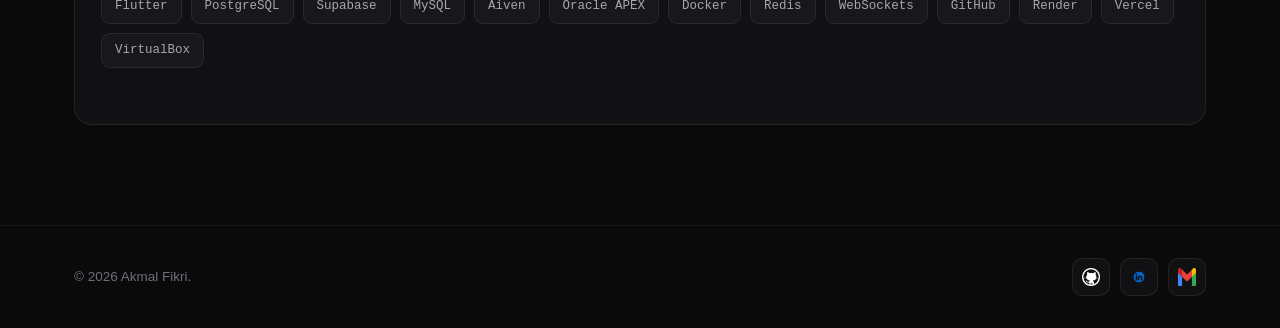
<file: skills.html>
<!DOCTYPE html>
<html lang="en">
<head>
    <meta charset="UTF-8">
    <meta name="viewport" content="width=device-width, initial-scale=1">
    <title>Skills — Akmal Zaki</title>
    <meta name="description" content="Technical skills of Akmal Zaki — languages, frameworks, databases and tools.">

        <meta name="referrer" content="strict-origin-when-cross-origin">
    <meta http-equiv="Content-Security-Policy" content="default-src 'self'; script-src 'self'; style-src 'self' 'unsafe-inline' https://fonts.googleapis.com; font-src 'self' https://fonts.gstatic.com; img-src 'self' data: https://hits.sh; object-src 'none'; base-uri 'self';">

    <link rel="preconnect" href="https://fonts.googleapis.com">
    <link rel="preconnect" href="https://fonts.gstatic.com" crossorigin>
    <link href="https://fonts.googleapis.com/css2?family=Space+Grotesk:wght@500;600;700&family=Inter:wght@400;500;600&family=JetBrains+Mono:wght@400;500;600&display=swap" rel="stylesheet">
    <link rel="stylesheet" href="style.css">
</head>
<body>

    <nav class="nav">
        <div class="container">
            <a class="brand" href="index.html">
                <span class="brand-mark">AZ</span>
                <span class="brand-name">Akmal Zaki<span>.dev</span></span>
            </a>
            <button class="nav-toggle" aria-label="Toggle navigation"><span></span><span></span><span></span></button>
            <div class="nav-links">
                <a href="index.html">Home</a>
                <a href="projects.html">Projects</a>
                <a href="achievements.html">Achievements</a>
                <a href="skills.html">Skills</a>
                <a href="resume.html">Resume</a>
            </div>
        </div>
    </nav>

    <main class="page">
        <section class="container">
            <div class="section-head reveal">
                <span class="kicker">Toolbox</span>
                <h1 class="section-title">My <span class="grad-text">Skills</span></h1>
                <p class="section-sub">The languages, frameworks, databases and tools I reach for — with an honest read on where I'm strongest.</p>
            </div>

            <div class="grid grid-2">

                <!-- Programming Languages -->
                <div class="card reveal">
                    <h3 style="margin-bottom:20px;">Programming Languages</h3>
                    <div class="skill-row">
                        <div class="skill-label"><b>Python</b><span class="level intermediate">Intermediate</span></div>
                        <div class="bar"><i style="--w:68%;"></i></div>
                    </div>
                    <div class="skill-row">
                        <div class="skill-label"><b>PHP</b><span class="level intermediate">Intermediate</span></div>
                        <div class="bar"><i style="--w:66%;"></i></div>
                    </div>
                    <div class="skill-row">
                        <div class="skill-label"><b>HTML / CSS</b><span class="level intermediate">Intermediate</span></div>
                        <div class="bar"><i style="--w:64%;"></i></div>
                    </div>
                    <div class="skill-row">
                        <div class="skill-label"><b>Java</b><span class="level basic">Basic</span></div>
                        <div class="bar"><i style="--w:38%;"></i></div>
                    </div>
                    <div class="skill-row">
                        <div class="skill-label"><b>Visual Basic</b><span class="level basic">Basic</span></div>
                        <div class="bar"><i style="--w:36%;"></i></div>
                    </div>
                    <div class="skill-row">
                        <div class="skill-label"><b>JavaScript</b><span class="level basic">Basic</span></div>
                        <div class="bar"><i style="--w:34%;"></i></div>
                    </div>
                    <div class="skill-row">
                        <div class="skill-label"><b>C++</b><span class="level basic">Basic</span></div>
                        <div class="bar"><i style="--w:32%;"></i></div>
                    </div>
                </div>

                <!-- Frameworks & Libraries -->
                <div class="card reveal d1">
                    <h3 style="margin-bottom:20px;">Frameworks &amp; Libraries</h3>
                    <div class="skill-row">
                        <div class="skill-label"><b>FastAPI</b><span class="level intermediate">Intermediate</span></div>
                        <div class="bar"><i style="--w:70%;"></i></div>
                    </div>
                    <div class="skill-row">
                        <div class="skill-label"><b>React</b><span class="level intermediate">Intermediate</span></div>
                        <div class="bar"><i style="--w:65%;"></i></div>
                    </div>
                    <div class="skill-row">
                        <div class="skill-label"><b>Flask</b><span class="level basic">Basic</span></div>
                        <div class="bar"><i style="--w:38%;"></i></div>
                    </div>
                    <div class="skill-row">
                        <div class="skill-label"><b>Spring Boot</b><span class="level basic">Basic</span></div>
                        <div class="bar"><i style="--w:36%;"></i></div>
                    </div>
                    <div class="skill-row">
                        <div class="skill-label"><b>Django</b><span class="level basic">Basic</span></div>
                        <div class="bar"><i style="--w:35%;"></i></div>
                    </div>
                    <div class="skill-row">
                        <div class="skill-label"><b>Flutter</b><span class="level basic">Basic</span></div>
                        <div class="bar"><i style="--w:32%;"></i></div>
                    </div>
                </div>

                <!-- Databases -->
                <div class="card reveal">
                    <h3 style="margin-bottom:20px;">Databases</h3>
                    <div class="skill-row">
                        <div class="skill-label"><b>Supabase / PostgreSQL</b><span class="level intermediate">Intermediate</span></div>
                        <div class="bar"><i style="--w:68%;"></i></div>
                    </div>
                    <div class="skill-row">
                        <div class="skill-label"><b>MySQL (phpMyAdmin)</b><span class="level intermediate">Intermediate</span></div>
                        <div class="bar"><i style="--w:65%;"></i></div>
                    </div>
                    <div class="skill-row">
                        <div class="skill-label"><b>Aiven</b><span class="level intermediate">Intermediate</span></div>
                        <div class="bar"><i style="--w:62%;"></i></div>
                    </div>
                    <div class="skill-row">
                        <div class="skill-label"><b>Oracle APEX</b><span class="level basic">Basic</span></div>
                        <div class="bar"><i style="--w:32%;"></i></div>
                    </div>
                </div>

                <!-- Tools & Technologies -->
                <div class="card reveal d1">
                    <h3 style="margin-bottom:20px;">Tools &amp; Technologies</h3>
                    <div class="skill-row">
                        <div class="skill-label"><b>GitHub</b><span class="level intermediate">Intermediate</span></div>
                        <div class="bar"><i style="--w:68%;"></i></div>
                    </div>
                    <div class="skill-row">
                        <div class="skill-label"><b>Render</b><span class="level intermediate">Intermediate</span></div>
                        <div class="bar"><i style="--w:64%;"></i></div>
                    </div>
                    <div class="skill-row">
                        <div class="skill-label"><b>Vercel</b><span class="level intermediate">Intermediate</span></div>
                        <div class="bar"><i style="--w:62%;"></i></div>
                    </div>
                    <div class="skill-row">
                        <div class="skill-label"><b>Docker</b><span class="level basic">Basic</span></div>
                        <div class="bar"><i style="--w:40%;"></i></div>
                    </div>
                    <div class="skill-row">
                        <div class="skill-label"><b>Oracle VirtualBox</b><span class="level basic">Basic</span></div>
                        <div class="bar"><i style="--w:36%;"></i></div>
                    </div>
                </div>

            </div>

            <!-- Languages & professional -->
            <div class="grid grid-2" style="margin-top:22px;">
                <div class="card reveal">
                    <h3 style="margin-bottom:16px;">Spoken Languages</h3>
                    <div class="pill-list">
                        <span class="tag a">Malay — Native</span>
                        <span class="tag a">English — Fluent</span>
                    </div>
                </div>
                <div class="card reveal d1">
                    <h3 style="margin-bottom:16px;">Professional Skills</h3>
                    <div class="pill-list">
                        <span class="tag b">Problem-Solving</span>
                        <span class="tag b">Critical Thinking</span>
                        <span class="tag b">Adaptability</span>
                        <span class="tag b">Time Management</span>
                        <span class="tag b">Teamwork</span>
                    </div>
                </div>
            </div>

            <!-- Tech stack chips -->
            <div class="section-head reveal" style="margin-top:56px;">
                <span class="kicker">At a glance</span>
                <h2 class="section-title">Everything in my <span class="grad-text">stack</span></h2>
            </div>
            <div class="card reveal">
                <div class="chips">
                    <span class="chip">Python</span>
                    <span class="chip">PHP</span>
                    <span class="chip">HTML/CSS</span>
                    <span class="chip">JavaScript</span>
                    <span class="chip">Java</span>
                    <span class="chip">Visual Basic</span>
                    <span class="chip">C++</span>
                    <span class="chip">FastAPI</span>
                    <span class="chip">React</span>
                    <span class="chip">Flask</span>
                    <span class="chip">Spring Boot</span>
                    <span class="chip">Django</span>
                    <span class="chip">Flutter</span>
                    <span class="chip">PostgreSQL</span>
                    <span class="chip">Supabase</span>
                    <span class="chip">MySQL</span>
                    <span class="chip">Aiven</span>
                    <span class="chip">Oracle APEX</span>
                    <span class="chip">Docker</span>
                    <span class="chip">Redis</span>
                    <span class="chip">WebSockets</span>
                    <span class="chip">GitHub</span>
                    <span class="chip">Render</span>
                    <span class="chip">Vercel</span>
                    <span class="chip">VirtualBox</span>
                </div>
            </div>
        </section>
    </main>

    <footer class="footer">
        <div class="container">
            <p>&copy; <span data-year>2026</span> Akmal Fikri.</p>
            <div class="socials">
                <a href="https://github.com/akriii" target="_blank" rel="noopener noreferrer" aria-label="GitHub"><img src="images/github(2).png" alt="GitHub"></a>
                <a href="https://www.linkedin.com/in/akmal-fikri-331a36275/" target="_blank" rel="noopener noreferrer" aria-label="LinkedIn"><img src="images/linkedin.png" alt="LinkedIn"></a>
                <a href="mailto:muhammad_26005849@utp.edu.my" aria-label="Email"><img src="images/gmail.png" alt="Email"></a>
            </div>
        </div>
    </footer>

    <script src="main.js"></script>
</body>
</html>
</file>
<file: style.css>
/* =====================================================================
   Akmal Zaki — Portfolio
   Design system: dark black base, violet/indigo accents
   No framework dependency (Bootstrap/jQuery removed).
   ===================================================================== */

/* ---------- Design tokens ---------- */
:root {
    --bg:          #0a0a0a;
    --bg-elev:     #111114;
    --bg-elev-2:   #17171c;
    --border:      rgba(255, 255, 255, 0.08);
    --border-soft: rgba(255, 255, 255, 0.05);

    --text:       #f4f4f6;
    --text-dim:   #a6a6b0;
    --text-muted: #6f6f7b;

    --accent:      #8b5cf6;   /* violet  */
    --accent-2:    #6366f1;   /* indigo  */
    --accent-3:    #d946ef;   /* fuchsia */
    --accent-glow: rgba(139, 92, 246, 0.35);
    --accent-soft: rgba(139, 92, 246, 0.12);
    --accent-border: rgba(139, 92, 246, 0.35);

    --grad: linear-gradient(135deg, #a78bfa 0%, #8b5cf6 40%, #6366f1 100%);
    --grad-text: linear-gradient(120deg, #c4b5fd 0%, #a78bfa 45%, #818cf8 100%);

    --font-head: 'Space Grotesk', 'Segoe UI', sans-serif;
    --font-body: 'Inter', 'Segoe UI', Tahoma, sans-serif;
    --font-mono: 'JetBrains Mono', ui-monospace, monospace;

    --radius:    18px;
    --radius-sm: 12px;
    --maxw: 1180px;
    --nav-h: 68px;

    --shadow: 0 20px 50px -20px rgba(0, 0, 0, 0.8);
    --shadow-glow: 0 0 0 1px var(--accent-border), 0 20px 60px -20px var(--accent-glow);

    --ease: cubic-bezier(0.22, 1, 0.36, 1);
}

/* ---------- Reset & base ---------- */
*, *::before, *::after { box-sizing: border-box; }

html { scroll-behavior: smooth; scroll-padding-top: calc(var(--nav-h) + 20px); }

body {
    margin: 0;
    background: var(--bg);
    color: var(--text);
    font-family: var(--font-body);
    font-size: 16px;
    line-height: 1.65;
    -webkit-font-smoothing: antialiased;
    overflow-x: hidden;
}

/* Ambient glow backdrop */
body::before {
    content: "";
    position: fixed;
    inset: 0;
    z-index: -2;
    background:
        radial-gradient(600px 400px at 78% -8%, rgba(139, 92, 246, 0.16), transparent 70%),
        radial-gradient(700px 500px at 10% 8%, rgba(99, 102, 241, 0.12), transparent 70%);
    pointer-events: none;
}
/* Faint grid texture */
body::after {
    content: "";
    position: fixed;
    inset: 0;
    z-index: -2;
    background-image:
        linear-gradient(rgba(255, 255, 255, 0.022) 1px, transparent 1px),
        linear-gradient(90deg, rgba(255, 255, 255, 0.022) 1px, transparent 1px);
    background-size: 46px 46px;
    mask-image: radial-gradient(circle at 50% 0%, #000 0%, transparent 75%);
    pointer-events: none;
}

img { max-width: 100%; height: auto; display: block; }
a { color: inherit; text-decoration: none; }

h1, h2, h3, h4 { font-family: var(--font-head); font-weight: 700; line-height: 1.12; margin: 0; }
p { margin: 0 0 1rem; }

::selection { background: var(--accent); color: #fff; }

/* Scrollbar */
::-webkit-scrollbar { width: 11px; }
::-webkit-scrollbar-track { background: #050505; }
::-webkit-scrollbar-thumb { background: #2a2a33; border-radius: 20px; border: 3px solid #050505; }
::-webkit-scrollbar-thumb:hover { background: var(--accent); }

/* ---------- Layout helpers ---------- */
.container { width: 100%; max-width: var(--maxw); margin: 0 auto; padding: 0 24px; }

.page { padding-top: calc(var(--nav-h) + 56px); padding-bottom: 40px; }

.grid { display: grid; gap: 22px; }
.grid-2 { grid-template-columns: repeat(2, 1fr); }
.grid-3 { grid-template-columns: repeat(3, 1fr); }
.grid-4 { grid-template-columns: repeat(4, 1fr); }

/* ---------- Navbar ---------- */
.nav {
    position: fixed;
    top: 0; left: 0; right: 0;
    height: var(--nav-h);
    z-index: 1000;
    display: flex;
    align-items: center;
    background: rgba(10, 10, 10, 0.72);
    backdrop-filter: saturate(160%) blur(14px);
    -webkit-backdrop-filter: saturate(160%) blur(14px);
    border-bottom: 1px solid var(--border-soft);
}
.nav .container { display: flex; align-items: center; justify-content: space-between; }

.brand { display: flex; align-items: center; gap: 12px; font-family: var(--font-head); font-weight: 700; }
.brand-mark {
    width: 38px; height: 38px; display: grid; place-items: center;
    border-radius: 11px; background: var(--grad); color: #fff;
    font-size: 15px; letter-spacing: 0.5px;
    box-shadow: 0 8px 20px -6px var(--accent-glow);
}
.brand-name { font-size: 17px; }
.brand-name span { color: var(--text-muted); font-family: var(--font-mono); font-weight: 500; }

.nav-links { display: flex; align-items: center; gap: 4px; }
.nav-links a {
    position: relative;
    padding: 9px 15px;
    border-radius: 10px;
    font-size: 14.5px;
    font-weight: 500;
    color: var(--text-dim);
    transition: color 0.2s, background 0.2s;
}
.nav-links a:hover { color: var(--text); background: rgba(255, 255, 255, 0.05); }
.nav-links a.active { color: #fff; }
.nav-links a.active::after {
    content: ""; position: absolute; left: 15px; right: 15px; bottom: 3px;
    height: 2px; border-radius: 2px; background: var(--grad);
}

.nav-toggle {
    display: none; width: 42px; height: 42px; border: 0; cursor: pointer;
    background: transparent; color: var(--text); flex-direction: column;
    gap: 5px; align-items: center; justify-content: center; border-radius: 10px;
}
.nav-toggle span { width: 20px; height: 2px; background: currentColor; border-radius: 2px; transition: 0.25s; }
.nav.open .nav-toggle span:nth-child(1) { transform: translateY(7px) rotate(45deg); }
.nav.open .nav-toggle span:nth-child(2) { opacity: 0; }
.nav.open .nav-toggle span:nth-child(3) { transform: translateY(-7px) rotate(-45deg); }

/* ---------- Section headings ---------- */
.section { padding: 44px 0; }
.section-head { margin-bottom: 34px; }
.kicker {
    font-family: var(--font-mono); font-size: 12.5px; letter-spacing: 1.5px;
    text-transform: uppercase; color: var(--accent);
    display: inline-flex; align-items: center; gap: 8px;
}
.kicker::before { content: ""; width: 26px; height: 1px; background: var(--accent); opacity: 0.6; }
.section-title { font-size: clamp(28px, 4vw, 40px); margin: 12px 0 8px; letter-spacing: -0.5px; }
.section-sub { color: var(--text-dim); max-width: 620px; margin: 0; }
.grad-text {
    background: var(--grad-text); -webkit-background-clip: text; background-clip: text;
    -webkit-text-fill-color: transparent; color: transparent;
}

/* ---------- Buttons ---------- */
.btn {
    display: inline-flex; align-items: center; gap: 9px; cursor: pointer;
    font-family: var(--font-body); font-weight: 600; font-size: 14.5px;
    padding: 12px 22px; border-radius: 12px; border: 1px solid transparent;
    transition: transform 0.2s var(--ease), box-shadow 0.25s, background 0.25s, border-color 0.25s;
}
.btn:hover { transform: translateY(-2px); }
.btn-primary { background: var(--grad); color: #fff; box-shadow: 0 12px 30px -10px var(--accent-glow); }
.btn-primary:hover { box-shadow: 0 18px 42px -10px var(--accent-glow); }
.btn-ghost { background: rgba(255, 255, 255, 0.04); color: var(--text); border-color: var(--border); }
.btn-ghost:hover { border-color: var(--accent-border); background: var(--accent-soft); }
.btn .arrow { transition: transform 0.2s var(--ease); }
.btn:hover .arrow { transform: translateX(4px); }

/* ---------- Cards ---------- */
.card {
    position: relative;
    background: var(--bg-elev);
    border: 1px solid var(--border);
    border-radius: var(--radius);
    padding: 26px;
    transition: transform 0.3s var(--ease), border-color 0.3s, box-shadow 0.3s;
    overflow: hidden;
}
.card::before {
    content: ""; position: absolute; inset: 0; border-radius: inherit;
    background: radial-gradient(400px 200px at var(--mx, 50%) var(--my, 0%), var(--accent-soft), transparent 60%);
    opacity: 0; transition: opacity 0.35s; pointer-events: none;
}
.card:hover { transform: translateY(-5px); border-color: var(--accent-border); box-shadow: var(--shadow-glow); }
.card:hover::before { opacity: 1; }

.card-icon-badge {
    width: 46px; height: 46px; border-radius: 13px; display: grid; place-items: center;
    background: var(--accent-soft); border: 1px solid var(--accent-border);
    margin-bottom: 16px; font-size: 22px;
}
.card h3 { font-size: 19px; margin-bottom: 6px; }
.card .muted { color: var(--text-dim); font-size: 14.5px; }

/* ---------- Hero (home) ---------- */
.hero { padding-top: calc(var(--nav-h) + 40px); }
.hero-grid { display: grid; grid-template-columns: 1.15fr 0.85fr; gap: 48px; align-items: center; }

.hero-badges { display: flex; flex-wrap: wrap; align-items: center; gap: 10px; }

.badge {
    display: inline-flex; align-items: center; gap: 8px;
    font-family: var(--font-mono); font-size: 12.5px; letter-spacing: 0.5px;
    color: var(--text-dim);
    padding: 7px 14px; border-radius: 100px;
    background: var(--accent-soft); border: 1px solid var(--accent-border);
}
.badge .dot { width: 7px; height: 7px; border-radius: 50%; background: #4ade80; box-shadow: 0 0 10px #4ade80; }

.badge-counter {
    padding: 4px 10px;
    background: var(--bg-elev);
    border: 1px solid var(--border);
}
.badge-counter img {
    display: block;
    height: 20px;
    border-radius: 3px;
}

.hero h1 {
    font-size: clamp(44px, 7vw, 82px); letter-spacing: -2px; margin: 22px 0 6px;
}
.hero-role {
    font-family: var(--font-mono); font-size: clamp(15px, 2vw, 19px);
    color: var(--text-dim); margin-bottom: 20px;
}
.hero-role b { color: var(--accent); font-weight: 600; }
.hero p.lead { color: var(--text-dim); font-size: 16.5px; max-width: 560px; margin-bottom: 26px; }

.chips { display: flex; flex-wrap: wrap; gap: 9px; margin-bottom: 30px; }
.chip {
    font-family: var(--font-mono); font-size: 12.5px; padding: 6px 13px; border-radius: 9px;
    background: var(--bg-elev-2); border: 1px solid var(--border); color: var(--text-dim);
    transition: border-color 0.2s, color 0.2s, transform 0.2s;
}
.chip:hover { border-color: var(--accent-border); color: var(--text); transform: translateY(-2px); }

.hero-actions { display: flex; flex-wrap: wrap; gap: 14px; }

/* Hero photo */
.hero-photo-wrap { position: relative; }
.hero-photo {
    width: 100%; border-radius: 22px; border: 1px solid var(--border);
    aspect-ratio: 4 / 5; object-fit: cover;
    box-shadow: var(--shadow);
    position: relative; z-index: 1;
}
.hero-photo-wrap::before {
    content: ""; position: absolute; inset: -14px; border-radius: 30px; z-index: 0;
    background: var(--grad); filter: blur(40px); opacity: 0.28;
}
.hero-photo-tag {
    position: absolute; z-index: 2; bottom: 16px; left: 16px; right: 16px;
    display: flex; justify-content: space-between; align-items: center;
    padding: 12px 16px; border-radius: 14px;
    background: rgba(10, 10, 10, 0.6); backdrop-filter: blur(10px);
    border: 1px solid var(--border); font-family: var(--font-mono); font-size: 12.5px;
}
.hero-photo-tag .grad-text { font-weight: 600; }

/* ---------- Stats strip ---------- */
.stats { display: grid; grid-template-columns: repeat(4, 1fr); gap: 20px; margin-top: 60px; }
.stat {
    text-align: center; padding: 22px 14px; border-radius: var(--radius-sm);
    background: var(--bg-elev); border: 1px solid var(--border);
}
.stat .num { font-family: var(--font-head); font-size: 30px; font-weight: 700; }
.stat .lbl { font-size: 13px; color: var(--text-dim); margin-top: 4px; }

/* ---------- Skill bars ---------- */
.skill-row { margin-bottom: 18px; }
.skill-row:last-child { margin-bottom: 0; }
.skill-label { display: flex; justify-content: space-between; font-size: 14px; margin-bottom: 8px; }
.skill-label b { font-weight: 600; }
.level { font-family: var(--font-mono); font-size: 11.5px; padding: 2px 9px; border-radius: 6px; }
.level.basic        { color: #fca5a5; background: rgba(248, 113, 113, 0.12); }
.level.intermediate { color: #fcd34d; background: rgba(251, 191, 36, 0.12); }
.level.experienced  { color: #86efac; background: rgba(74, 222, 128, 0.12); }
.bar { height: 8px; border-radius: 20px; background: var(--bg-elev-2); overflow: hidden; }
.bar > i {
    display: block; height: 100%; width: 0; border-radius: 20px; background: var(--grad);
    transition: width 1.1s var(--ease);
}
.is-visible .bar > i { width: var(--w, 0); }

/* ---------- Timeline ---------- */
.timeline { position: relative; padding-left: 30px; }
.timeline::before {
    content: ""; position: absolute; left: 7px; top: 6px; bottom: 6px; width: 2px;
    background: linear-gradient(var(--accent-border), transparent);
}
.tl-item { position: relative; padding-bottom: 30px; }
.tl-item:last-child { padding-bottom: 0; }
.tl-item::before {
    content: ""; position: absolute; left: -30px; top: 5px; width: 16px; height: 16px;
    border-radius: 50%; background: var(--bg); border: 3px solid var(--accent);
    box-shadow: 0 0 0 4px var(--accent-soft);
}
.tl-date { font-family: var(--font-mono); font-size: 12.5px; color: var(--accent); margin-bottom: 4px; }
.tl-title { font-size: 17px; margin-bottom: 2px; }
.tl-org { color: var(--text-dim); font-size: 14.5px; margin-bottom: 8px; }

/* ---------- Project cards ---------- */
.project-card { display: flex; flex-direction: column; padding: 0; }
.project-thumb { position: relative; aspect-ratio: 16 / 10; overflow: hidden; background: var(--bg-elev-2); }
.project-thumb img { width: 100%; height: 100%; object-fit: cover; transition: transform 0.5s var(--ease); }
.project-card:hover .project-thumb img { transform: scale(1.06); }
.project-body { padding: 22px 24px 24px; display: flex; flex-direction: column; flex: 1; }
.project-body h3 { font-size: 20px; margin-bottom: 12px; }
.project-body .desc { color: var(--text-dim); font-size: 14.5px; flex: 1; }
.tags { display: flex; flex-wrap: wrap; gap: 7px; margin-bottom: 14px; }
.tag {
    font-family: var(--font-mono); font-size: 11.5px; padding: 4px 10px; border-radius: 7px;
    border: 1px solid var(--border); color: var(--text-dim);
}
.tag.a { color: #c4b5fd; border-color: rgba(139, 92, 246, 0.3); background: var(--accent-soft); }
.tag.b { color: #7dd3fc; border-color: rgba(56, 189, 248, 0.25); background: rgba(56, 189, 248, 0.08); }
.project-links { display: flex; gap: 10px; margin-top: 18px; flex-wrap: wrap; }
.link-inline { color: var(--accent); font-weight: 600; }
.link-inline:hover { text-decoration: underline; }

/* ---------- Resume ---------- */
.resume-head {
    display: flex; justify-content: space-between; align-items: flex-start; gap: 24px;
    flex-wrap: wrap; padding-bottom: 26px; margin-bottom: 30px; border-bottom: 1px solid var(--border);
}
.resume-head h1 { font-size: clamp(32px, 5vw, 46px); letter-spacing: -1px; }
.resume-head .role { font-family: var(--font-mono); color: var(--accent); margin-top: 6px; }
.resume-contact { display: flex; flex-wrap: wrap; gap: 8px 18px; margin-top: 14px; color: var(--text-dim); font-size: 14px; }
.resume-grid { display: grid; grid-template-columns: 1fr 1.5fr; gap: 40px; }
.resume-block { margin-bottom: 30px; }
.resume-block h2 {
    font-family: var(--font-mono); font-size: 13px; letter-spacing: 1.5px; text-transform: uppercase;
    color: var(--accent); margin-bottom: 16px; padding-bottom: 8px; border-bottom: 1px solid var(--border);
}
.resume-entry { margin-bottom: 20px; }
.resume-entry .t { font-family: var(--font-head); font-size: 16px; font-weight: 600; }
.resume-entry .o { color: var(--text-dim); font-size: 14px; }
.resume-entry .d { font-family: var(--font-mono); font-size: 12px; color: var(--text-muted); margin: 2px 0 6px; }
.resume-entry ul { margin: 6px 0 0; padding-left: 18px; color: var(--text-dim); font-size: 14.5px; }
.resume-entry li { margin-bottom: 4px; }
.pill-list { display: flex; flex-wrap: wrap; gap: 8px; }

/* ---------- Contact CTA ---------- */
.cta {
    text-align: center; padding: 56px 28px; border-radius: var(--radius);
    background:
        radial-gradient(500px 220px at 50% 0%, var(--accent-soft), transparent 70%),
        var(--bg-elev);
        
    border: 1px solid var(--border);
}
.cta h2 { font-size: clamp(26px, 4vw, 38px); margin-bottom: 12px; }
.cta p { color: var(--text-dim); max-width: 520px; margin: 0 auto 26px; }
.contact-methods { display: flex; flex-wrap: wrap; gap: 14px; justify-content: center; }
.contact-methods a {
    display: inline-flex; align-items: center; gap: 10px; padding: 12px 20px; border-radius: 12px;
    background: var(--bg-elev-2); border: 1px solid var(--border); font-size: 14.5px; font-weight: 500;
    transition: border-color 0.2s, transform 0.2s, background 0.2s;
}
.contact-methods a:hover { border-color: var(--accent-border); transform: translateY(-2px); background: var(--accent-soft); }
.contact-methods img { width: 20px; height: 20px; }

/* ---------- Footer ---------- */
.footer {
    border-top: 1px solid var(--border-soft); margin-top: 60px; padding: 32px 0;
}
.footer .container { display: flex; justify-content: space-between; align-items: center; flex-wrap: wrap; gap: 16px; }
.footer-left { display: flex; align-items: center; gap: 14px; flex-wrap: wrap; }
.footer-counter { display: inline-flex; align-items: center; }
.badge-counter-dev {
    display: inline-flex; align-items: center; font-family: var(--font-mono);
    font-size: 11px; font-weight: 500; border-radius: 4px; overflow: hidden;
    height: 20px; line-height: 20px; border: 1px solid var(--border); user-select: none;
}
.badge-counter-dev .lbl { background: #17171c; color: #fff; padding: 0 7px; }
.badge-counter-dev .val { background: #8b5cf6; color: #fff; padding: 0 7px; }
.footer-counter img { display: block; height: 20px; border-radius: 4px; }
.footer p { margin: 0; color: var(--text-muted); font-size: 13.5px; }
.footer .socials { display: flex; gap: 10px; }
.footer .socials a {
    width: 38px; height: 38px; display: grid; place-items: center; border-radius: 10px;
    background: var(--bg-elev); border: 1px solid var(--border); transition: 0.2s;
}
.footer .socials a:hover { border-color: var(--accent-border); transform: translateY(-2px); background: var(--accent-soft); }
.footer .socials img { width: 18px; height: 18px; }

/* ---------- Scroll reveal ---------- */
.reveal { opacity: 0; transform: translateY(26px); transition: opacity 0.7s var(--ease), transform 0.7s var(--ease); }
.reveal.is-visible { opacity: 1; transform: none; }
.reveal.d1 { transition-delay: 0.08s; }
.reveal.d2 { transition-delay: 0.16s; }
.reveal.d3 { transition-delay: 0.24s; }

@media (prefers-reduced-motion: reduce) {
    * { animation: none !important; transition: none !important; }
    .reveal { opacity: 1; transform: none; }
    .bar > i { transition: none; }
}

/* ---------- Responsive ---------- */
@media (max-width: 900px) {
    .hero-grid { grid-template-columns: 1fr; gap: 36px; }
    .hero-photo-wrap { max-width: 380px; margin: 0 auto; order: -1; }
    .resume-grid { grid-template-columns: 1fr; gap: 0; }
    .grid-4 { grid-template-columns: repeat(2, 1fr); }
    .grid-3 { grid-template-columns: repeat(2, 1fr); }
    .stats { grid-template-columns: repeat(2, 1fr); }
}

@media (max-width: 720px) {
    .nav-toggle { display: flex; }
    .nav-links {
        position: fixed; top: var(--nav-h); left: 0; right: 0;
        flex-direction: column; align-items: stretch; gap: 4px;
        padding: 16px 24px 24px;
        background: rgba(10, 10, 10, 0.96); backdrop-filter: blur(14px);
        border-bottom: 1px solid var(--border);
        transform: translateY(-140%); opacity: 0; pointer-events: none;
        transition: transform 0.35s var(--ease), opacity 0.3s;
    }
    .nav.open .nav-links { transform: translateY(0); opacity: 1; pointer-events: auto; }
    .nav-links a { padding: 13px 16px; font-size: 16px; }
    .nav-links a.active::after { display: none; }
    .nav-links a.active { background: var(--accent-soft); }
}

@media (max-width: 560px) {
    .grid-2, .grid-3, .grid-4, .stats { grid-template-columns: 1fr; }
    .container { padding: 0 18px; }
    .brand-name { display: none; }
    .resume-head { flex-direction: column; }
    .footer .container { flex-direction: column; text-align: center; }
    .footer-left { justify-content: center; }
}
</file>
